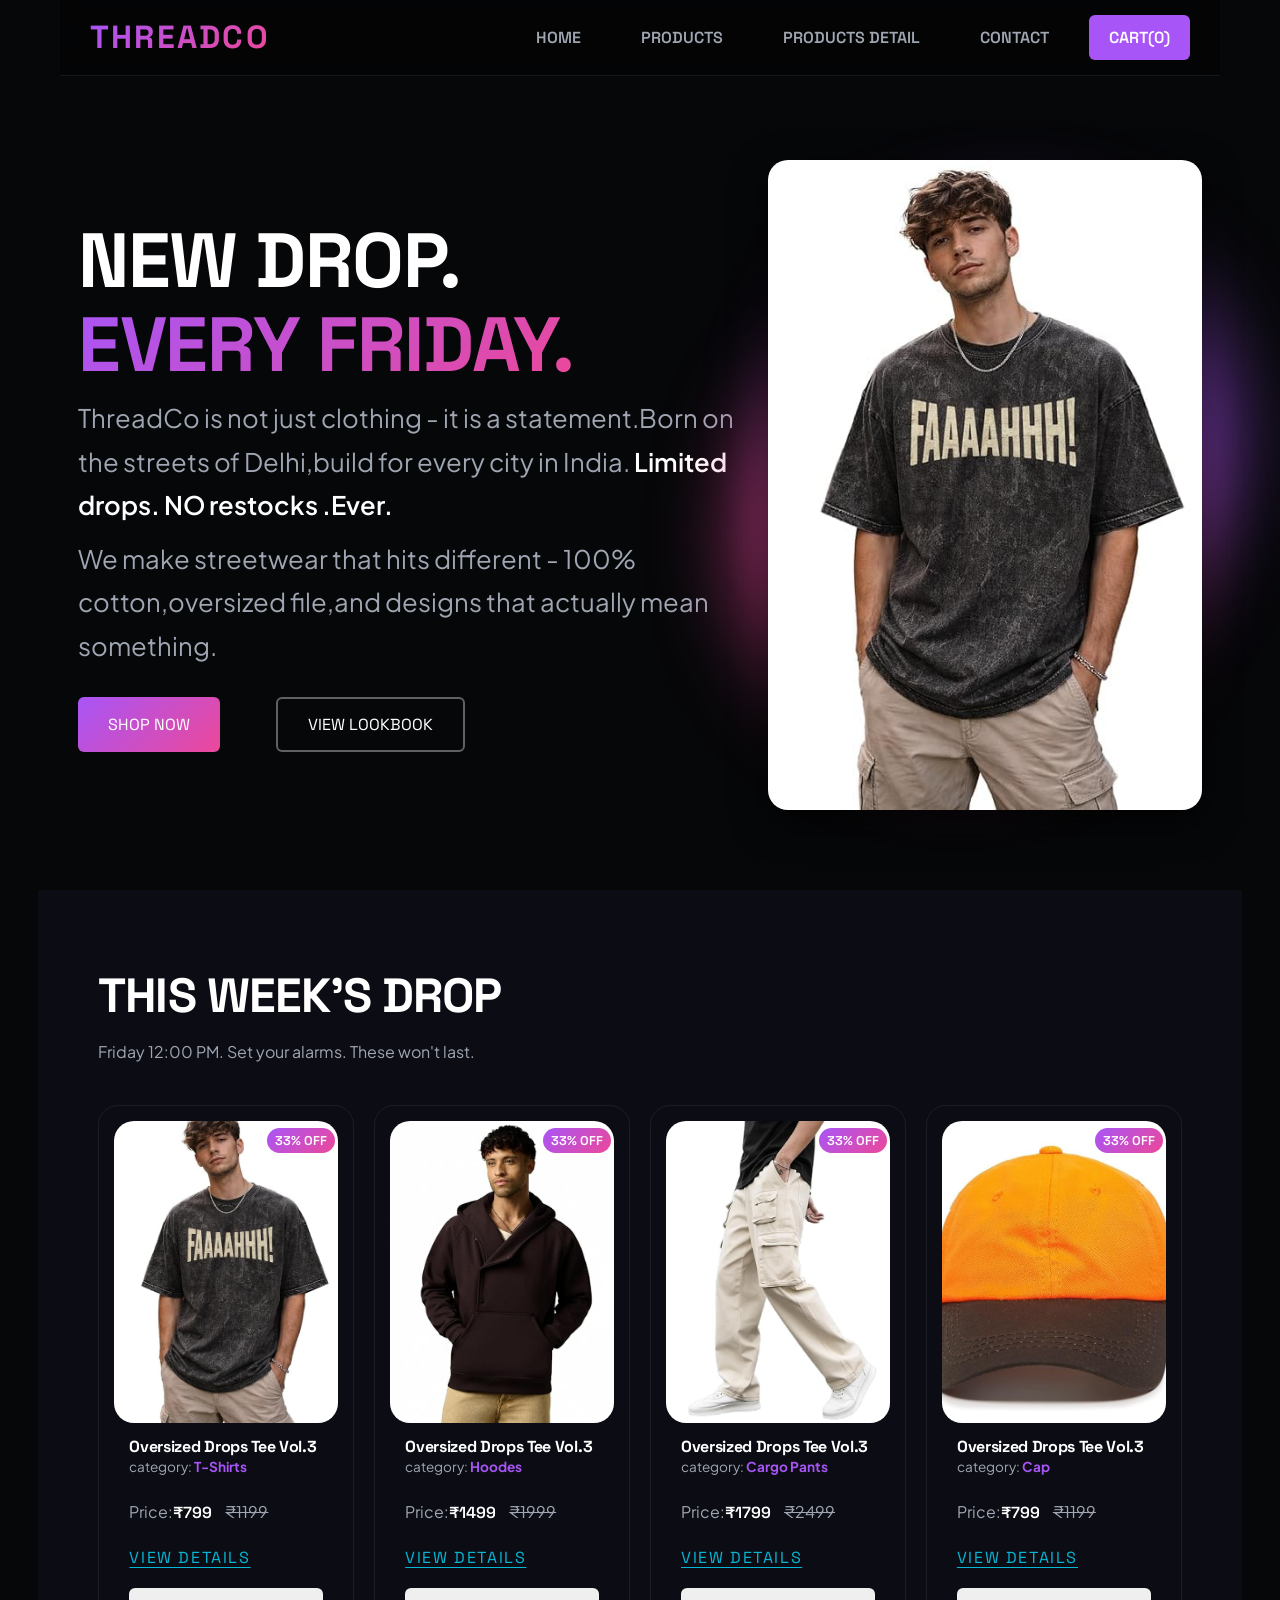
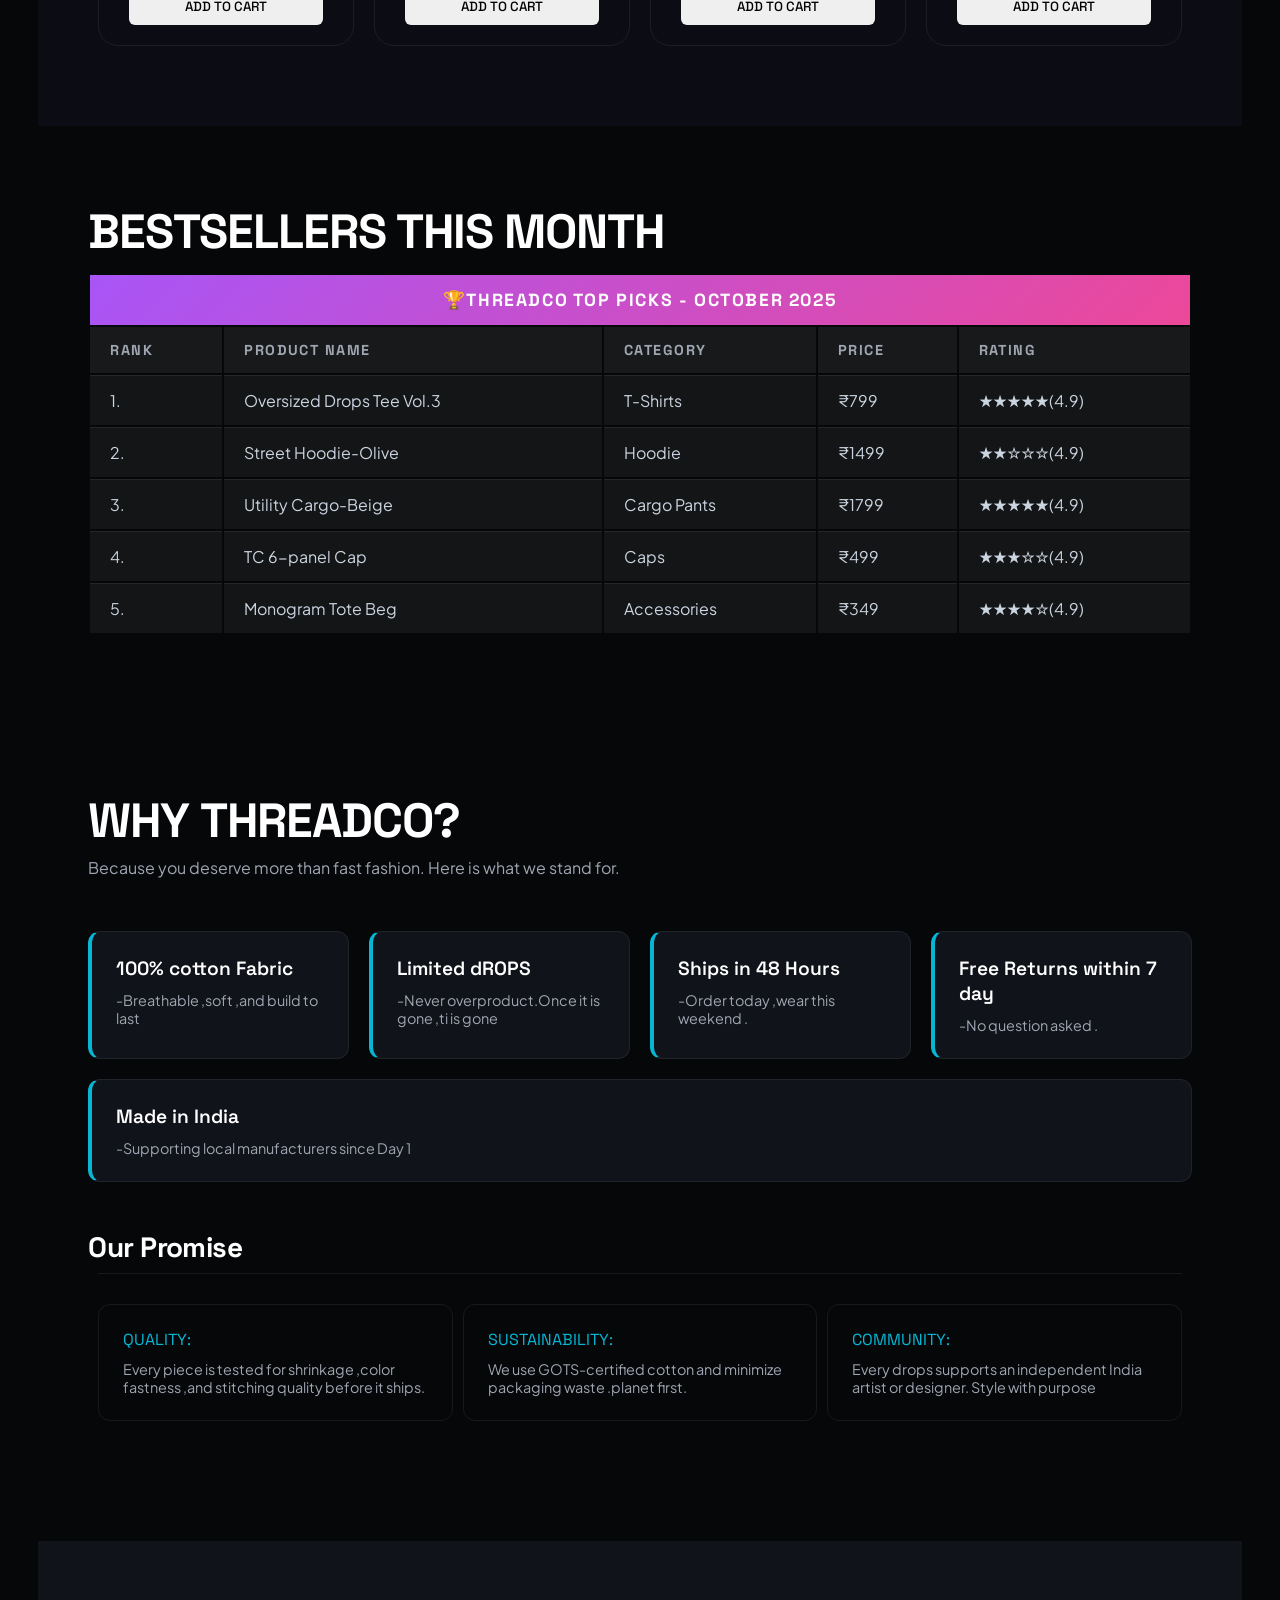
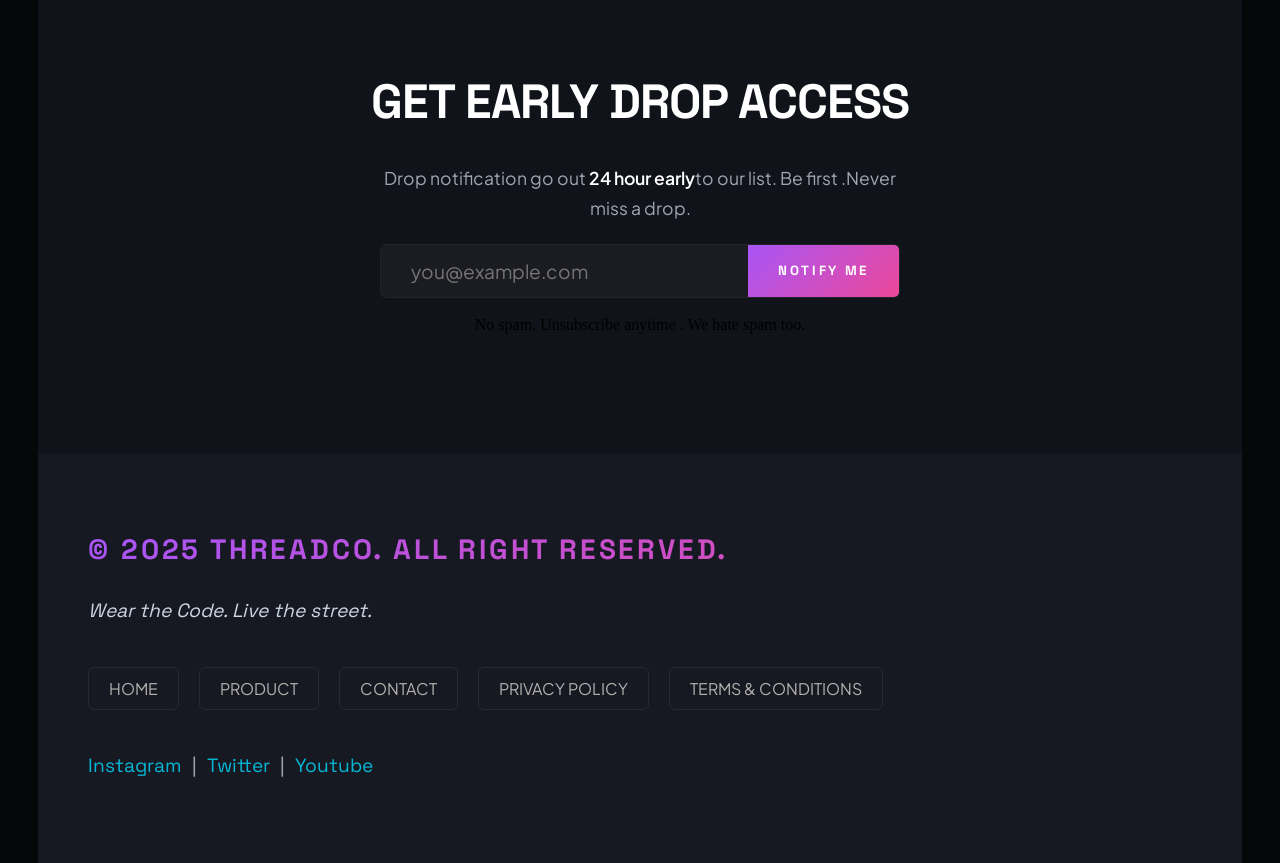
<file: index.html>
<!DOCTYPE html>
<html lang="en">

<head>
    <meta charset="UTF-8">
    <meta name="viewport" content="width=device-width, initial-scale=1.0">
    <title>ThreadCo - Wear the Code. Live the Street</title>
    <link rel="stylesheet" href="style.css">

</head>

<body>
    <header>
        <h1>ThreadCo</h1>
        <!-- <p><em>Wear the Code. Live the Street</em></p> -->
        <nav>
            <ul>
                <li><a href="index.html">Home</a></li>
                <li><a href="products.html">Products</a></li>
                <li><a href="">Products Detail</a></li>
                <li><a href="contact.html">Contact</a></li>
                <li><a href="">Cart(0)</a></li>
            </ul>
        </nav>

    </header>

    <main>
        <section id="hero">
            <div class="left-hero">
                <h2>New Drop. <br>
                    <span id="gradient-text"> Every Friday.</span>
                </h2>
                <p>ThreadCo is not just clothing - it is a statement.Born on the streets of Delhi,build for every city
                    in
                    India. <strong>Limited drops. NO restocks .Ever.</strong></p>
                <p>We make streetwear that hits different - 100% cotton,oversized file,and designs that actually mean
                    something.</p>
                <div id="cta">
                    <a href="" class="btn1">Shop Now</a>&nbsp;&nbsp;&nbsp;&nbsp;
                    <!-- &nbsp; esak dvara non breaking  space deta hai -->
                    <a href="" class="btn2">View Lookbook</a>
                </div>
            </div>
            <div class="right-hero">
                <div class="glow  orb1"></div>
                <div class="glow  orb2"></div>
                <img src="images/a.png.jpeg" alt="">
            </div>


        </section>


        <!-- section 2 START-->

        <section id="week-drop">
            <h2>This Week's Drop</h2>
            <p>Friday 12:00 PM. Set your alarms. These won't last.</p>

            <!-- first image section -->
            <!-- artical ka use tab karata hai jab koi contant apana aap ma complet ho -->

            <div class="cards">
                <article>
                    <figure>
                        <img src="images/a.png.jpeg" alt="">
                        <figcaption>oversized Drop Tee Vol.3</figcaption>

                    </figure>
                    <h3>Oversized Drops Tee Vol.3</h3>
                    <p>category: <span>T-Shirts</span></p>
                    <p>Price:<strong>&#8377;799</strong> <s>&#8377;1199</s> </p>
                    <!-- s teg sa word ka BICH MA LINE AA JA JATI HAI
                 MARK  teg sa word highlight karata hai -->
                    <p><mark>33% OFF</mark></p>
                    <a href="">View Details</a>
                    <button>Add to Cart</button>

                </article>

                <!-- second image section -->


                <article>
                    <figure>
                        <img src="images/b.png.jpeg" alt="">
                        <figcaption>oversized Drop Tee Vol.3</figcaption>

                    </figure>
                    <h3>Oversized Drops Tee Vol.3</h3>
                    <p>category: <span>Hoodes</span></p>
                    <p>Price:<strong>&#8377;1499</strong> <s>&#8377;1999</s> </p>
                    <!-- s teg sa word ka BICH MA LINE AA JA JATI HAI
                 MARK  teg sa word highlight karata hai -->
                    <p><mark>33% OFF</mark></p>
                    <a href="">View Details</a>
                    <button>Add to Cart</button>

                </article>

                <!-- third image section -->


                <article>
                    <figure>
                        <img src="images/c.png.jpeg" alt="">
                        <figcaption>oversized Drop Tee Vol.3</figcaption>

                    </figure>
                    <h3>Oversized Drops Tee Vol.3</h3>
                    <p>category: <span>Cargo Pants</span></p>
                    <p>Price:<strong>&#8377;1799</strong> <s>&#8377;2499</s> </p>
                    <!-- s teg sa word ka BICH MA LINE AA JA JATI HAI
                 MARK  teg sa word highlight karata hai -->
                    <p><mark>33% OFF</mark></p>
                    <a href="">View Details</a>
                    <button>Add to Cart</button>

                </article>

                <!-- fourth image section -->

                <article>
                    <figure>
                        <img src="images/d.png.jpeg" alt="">
                        <figcaption>oversized Drop Tee Vol.3</figcaption>

                    </figure>
                    <h3>Oversized Drops Tee Vol.3</h3>
                    <p>category: <span>Cap</span></p>
                    <p>Price:<strong>&#8377;799</strong> <s>&#8377;1199</s> </p>
                    <!-- s teg sa word ka BICH MA LINE AA JA JATI HAI
                 MARK  teg sa word highlight karata hai -->
                    <p><mark>33% OFF</mark></p>
                    <a href="">View Details</a>
                    <button>Add to Cart</button>

                </article>

            </div>

        </section>

        <!-- section 2 END-->

        <!-- section 3  START-->

        <section class="best-seller" id="best-sellers-month">
            <h2>Bestsellers This Month</h2>

            <!-- TABLE START -->

            <table>
                <tr>
                    <th colspan="5">&#127942;ThreadCo Top Picks - October 2025</th>

                </tr>

                <tr>
                    <th>Rank</th>
                    <th>Product Name</th>
                    <th>Category</th>
                    <th>Price</th>
                    <th>Rating</th>
                </tr>

                <tr>
                    <td>1.</td>
                    <td>Oversized Drops Tee Vol.3</td>
                    <td>T-Shirts</td>
                    <td>&#8377;799</td>
                    <td>&#9733;&#9733;&#9733;&#9733;&#9733;(4.9)</td>
                </tr>
                <tr>
                    <td>2.</td>
                    <td>Street Hoodie-Olive</td>
                    <td>Hoodie</td>
                    <td>&#8377;1499</td>
                    <td>&#9733;&#9733;&#9734;&#9734;&#9734;(4.9)</td>
                </tr>

                <tr>
                    <td>3.</td>
                    <td>Utility Cargo-Beige</td>
                    <td>Cargo Pants</td>
                    <td>&#8377;1799</td>
                    <td>&#9733;&#9733;&#9733;&#9733;&#9733;(4.9)</td>
                </tr>

                <tr>
                    <td>4.</td>
                    <td>TC 6-panel Cap</td>
                    <td>Caps</td>
                    <td>&#8377;499</td>
                    <td>&#9733;&#9733;&#9733;&#9734;&#9734;(4.9)</td>
                </tr>

                <tr>
                    <td>5.</td>
                    <td>Monogram Tote Beg</td>
                    <td>Accessories</td>
                    <td>&#8377;349</td>
                    <td>&#9733;&#9733;&#9733;&#9733;&#9734;(4.9)</td>
                </tr>

            </table>




            <!-- TABLE END -->

        </section>
        <!-- section 3 END -->


        <!-- section 4 START-->

        <section id="why-threadco">
            <h2>Why ThreadCo?</h2>
            <p>Because you deserve more than fast fashion. Here is what we stand for.</p>

            <ul>
                <li><strong>100% cotton Fabric</strong>-Breathable ,soft ,and build to last</li>
                <li><Strong>Limited dROPS </Strong>-Never overproduct.Once it is gone ,ti is gone </li>
                <li><strong>Ships in 48 Hours </strong>-Order today ,wear this weekend .</li>
                <li><strong>Free Returns within 7 day</strong>-No question asked .</li>
                <li><strong>Made in India</strong>-Supporting local manufacturers since Day 1</li>
            </ul>

            <h3>Our Promise</h3>
            <dl>
                <section>
                    <dt>Quality:</dt>
                    <dd>Every piece is tested for shrinkage ,color fastness ,and stitching quality before it ships.</dd>
                </section>
                <section>
                    <dt>Sustainability:</dt>
                    <dd>We use GOTS-certified cotton and minimize packaging waste .planet first.</dd>
                </section>
                <section>
                    <dt>Community:</dt>
                    <dd>Every drops supports an independent India artist or designer. Style with purpose</dd>
                </section>
            </dl>


        </section>

        <!-- section 4 END-->

        <!-- section 4 START-->
        <section id="get-early">
            <h2> Get Early Drop Access </h2>
            <p>Drop notification go out <strong>24 hour early</strong>to our list. Be first .Never miss a drop.</p>
            <form action="">
                <label for="email">Your Email:</label>
                <input type="email" id="email" name="email" placeholder="you@example.com" required>
                <button type="submit">Notify Me</button>
            </form>
            <br>
            <samll>No spam. Unsubscribe anytime . We hate spam too.</samll>

        </section>
        <!-- section 4 END-->
    </main>

    <footer id="footer">
        <h3>&copy; 2025 ThreadCo. All right reserved.</h3>
        <P><em>Wear the Code. Live the street.</em></P>
        <nav>
            <ul>
                <li><a href="index.html">Home</a></li>
                <li><a href="products.html">Product</a></li>
                <li><a href="contact.html">Contact</a></li>
                <li><a href="#">Privacy Policy </a></li>
                <li><a href="#">Terms & Conditions</a></li>
            </ul>
        </nav>
        <p>
            <a href="">Instagram</a>
            &nbsp;|&nbsp;
            <a href="">Twitter</a>
            &nbsp;|&nbsp;
            <a href="">Youtube</a>
        </p>
    </footer>
</body>

</html>
</file>
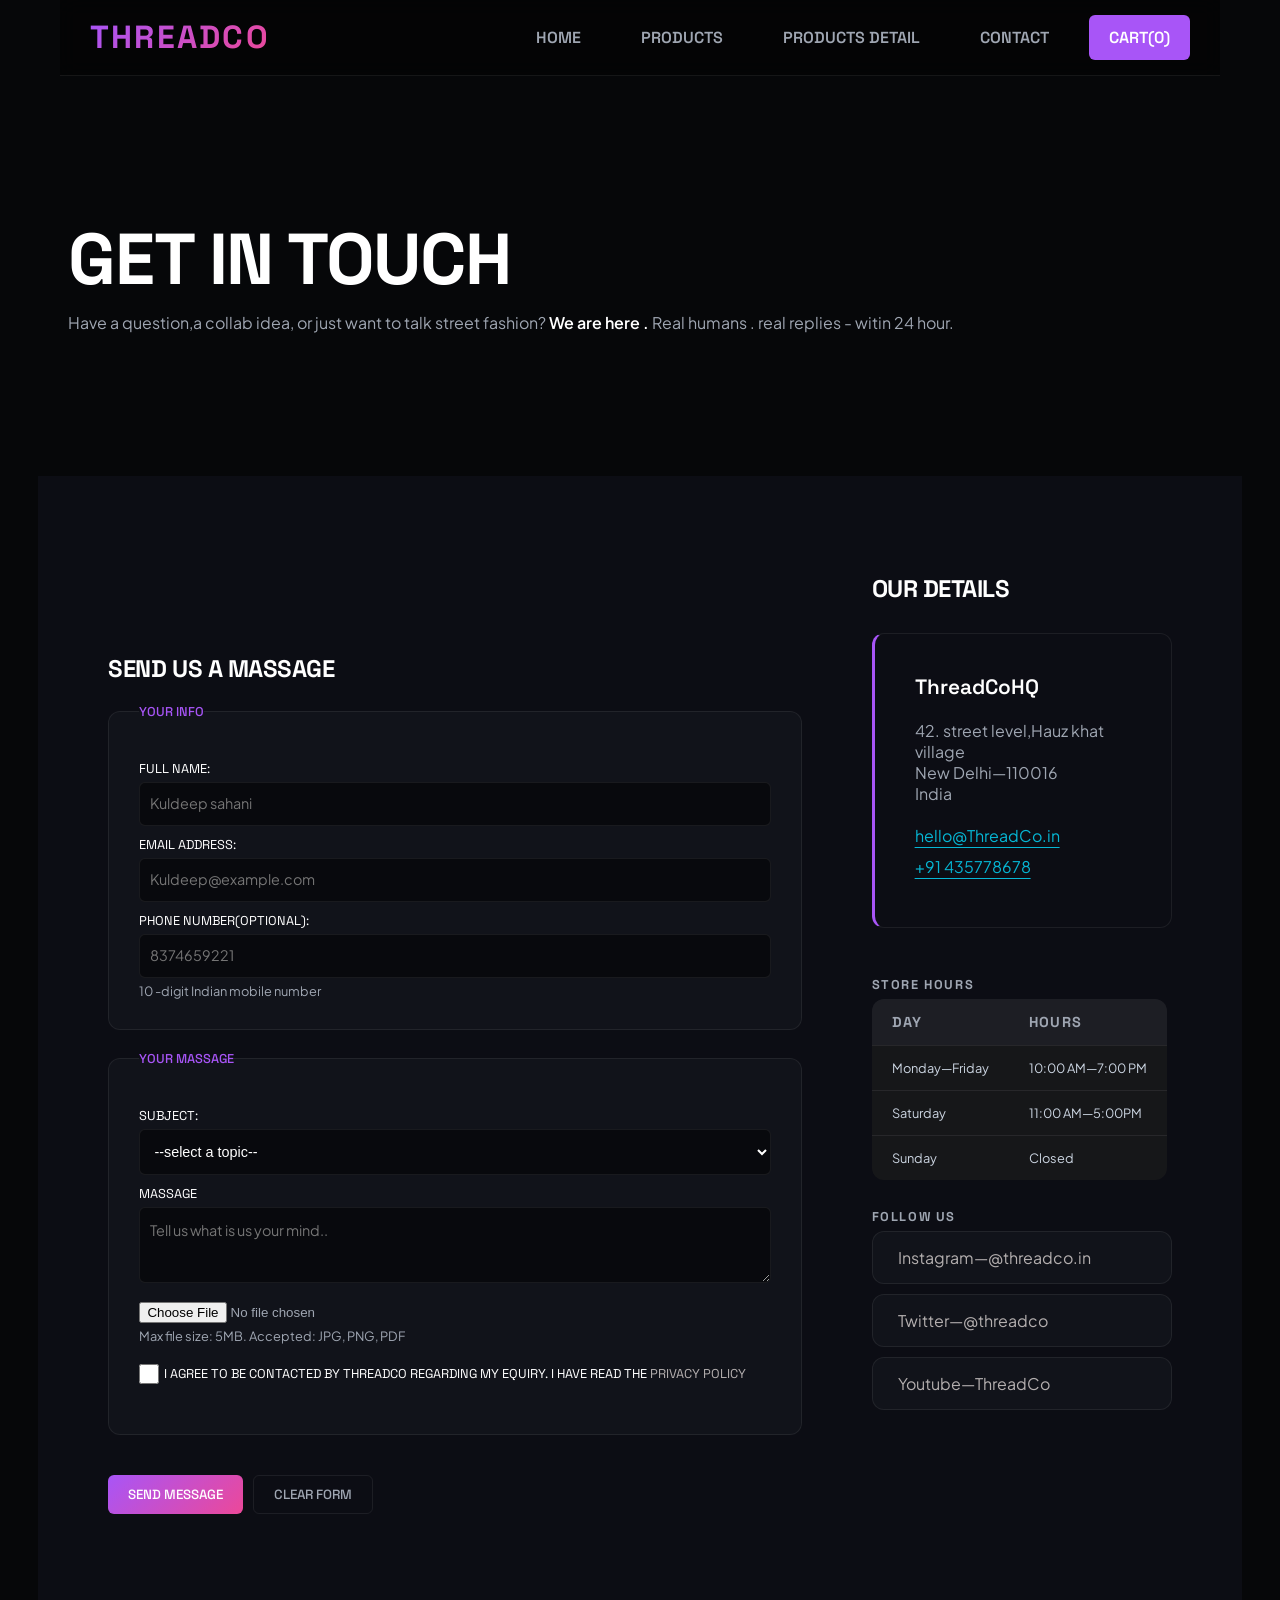
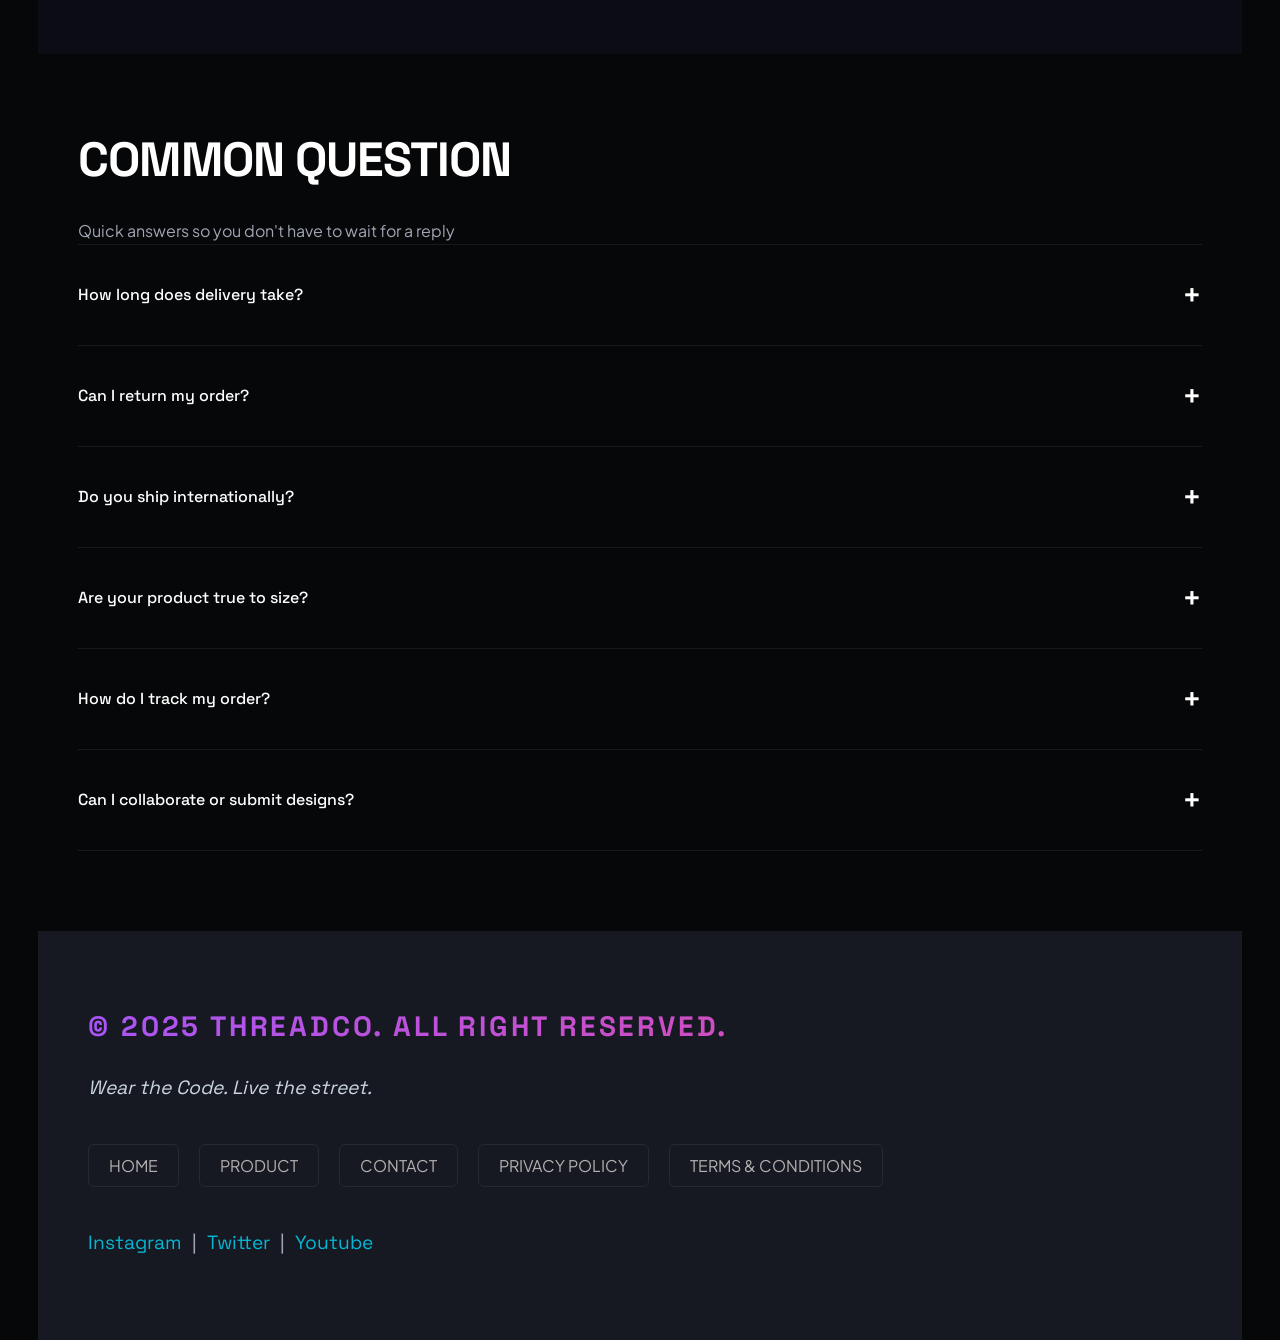
<file: contact.html>
<!DOCTYPE html>
<html lang="en">

<head>
    <meta charset="UTF-8">
    <meta name="viewport" content="width=device-width, initial-scale=1.0">
    <title>Contact-ThreadCo</title>
    <link rel="stylesheet" href="style.css">

</head>

<body>
    <header>
        <h1>ThreadCo</h1>

        <nav>
            <ul>
                <li><a href="index.html">Home</a></li>
                <li><a href="products.html">Products</a></li>
                <li><a href="product.html">Products Detail</a></li>
                <li><a href="contact.html">Contact</a></li>
                <li><a href="">Cart(0)</a></li>
            </ul>
        </nav>

    </header>

    <main>
        <section class="get-in-touch">
            <h2>
                Get In Touch
            </h2>
            <p>
                Have a question,a collab idea, or just want to talk street fashion? <strong>We are here .</strong>
                Real humans . real replies - witin 24 hour.
            </p>
        </section>

        <div class="details">
            <section class="send-us-message">
                <h2>Send us a Massage</h2>
                <form action="">
                    <fieldset>
                        <legend>Your Info</legend>
                        <form action="">
                            <label for="fname">Full name:</label>
                            <input type="text" id="fname" name="fname" placeholder="Kuldeep sahani">

                            <label for="email">Email Address:</label>
                            <input type="email" id="email" name="email" placeholder="Kuldeep@example.com">

                            <label for="phone">Phone Number(optional):</label>
                            <input type="tel" id="phone" name="phone" placeholder="8374659221">

                            <small>10 -digit Indian mobile number</small>
                        </form>
                    </fieldset>

                    <fieldset>

                        <legend>Your Massage</legend>
                        <label for="subject">Subject:</label>
                        <select name="subject" id="subject">
                            <option value="">--select a topic--</option>
                            <option value="">Refund</option>
                            <option value="">Refund</option>
                            <option value="">Refund</option>


                        </select>


                        <label for="massage">Massage</label>

                        <textarea name="massage" id="massage" placeholder="Tell us what is us your mind.." rows="3"
                            cols="35"></textarea>

                        <label for="fileAttach a file(optional):"></label>
                        <input type="file">

                        <small>Max file size: 5MB. Accepted: JPG, PNG, PDF</small>

                        <div class="consent">
                            <input type="checkbox" name="checkbox" id="consent" required>
                            <label for="consent">
                                I agree to be contacted by ThreadCo regarding my equiry. I have read the
                                <a href="">Privacy Policy</a>
                            </label>
                        </div>
                    </fieldset>

                    <div class="contact-btns">
                        <button type="submit">Send Message</button>
                        <button type="reset">Clear Form</button>
                    </div>

                </form>
            </section>


            <section class="our-details">
                <h2>Our Details</h2>
                <address>
                    <strong>ThreadCoHQ</strong><br>
                    42. street level,Hauz khat village <br>
                    New Delhi&mdash;110016 <br>
                    India
                    <br><br>

                    <a href="mailto:hello@ThreadCo.in">hello@ThreadCo.in</a>
                    <br>
                    <a href="tell:+91435778678">+91 435778678</a>
                </address>
                <div>
                    <h3>Store Hours</h3>
                    <table>
                        <tr>
                            <th>Day</th>
                            <th>Hours</th>
                        </tr>
                        <tr>
                            <td>Monday&mdash;Friday</td>
                            <td>10:00 AM&mdash;7:00 PM</td>
                        </tr>
                        <tr>
                            <td>Saturday</td>
                            <td>11:00 AM&mdash;5:00PM</td>
                        </tr>
                        <tr>
                            <td>Sunday</td>
                            <td>Closed</td>
                        </tr>
                    </table>
                </div>
                <div class="follow-us">
                    <h3>Follow Us</h3>
                    <ul>
                        <li><a href="">Instagram&mdash;@threadco.in</a></li>
                        <li><a href="">Twitter&mdash;@threadco</a></li>
                        <li><a href="">Youtube&mdash;ThreadCo</a></li>
                    </ul>
                </div>

            </section>
        </div>

        <section class="common-questions">
            <h2>Common Question</h2>
            <p>Quick answers so you don't have to wait for a reply</p>
            <details>

                <summary>How long does delivery take?</summary>
                <p>we ship within <strong>48 hour</strong>  of order confirmation . standard delivery takes <strong>3&mdash;4 busines days</strong> across india
                    .Express delivery(1&mdash;2 days)is available at checkout for select pin coder</p>
            </details>

            <details>
                <summary>Can I return my order?</summary>
                <p>Yes!We offer <strong>free retturens witin 7 days</strong> of delivery. The item must be unworm,unwashed
                    ,and in its oringinal plckaging with all tage attached.Intiate your return the Orders section of your account.
                </p>
            </details>

            <details>
                <summary>Do you ship internationally?</summary>
                <p>
                    Not Yet&mdash;but we're working on it ,International shipping is planned for early 2026.Sing up
                    for our newsletter to get notified first.
                </p>
            </details>
            
            <details>
                <summary>Are your product true to size?</summary>
                <p>
                    ThreadCo tees and hodies are oversized by desihn . If you prefer a more fitted look,we recommend sizing down.Check the 
                   <a href=""> Size Guide</a> on any productpage for exact measurements. 
                </p>
            </details>
            <details>
                <summary>How do I track my order?</summary>
                <p>
                    Once your order ships,you will recive a tracing link via SMS and email.
                    You can also track your order by entering your order ID on our
                     <a href="">Order Tracking page.</a>
                </p>
            </details>
            <details>
                <summary>Can I collaborate or submit designs?</summary>
                <p>
                    Absolutely. TheadCo works with independent Indian artists on every drop.If you
                    have a design concept or want to collab, reach out via the form above and select
                    <strong>"Collaboration/Partnership"</strong> as the subject.We read every singlemessage.
                </p>
            </details>
        </section>
    </main>

    <footer id="footer">
        <h3>&copy; 2025 ThreadCo. All right reserved.</h3>
        <P><em>Wear the Code. Live the street.</em></P>
        <nav>
            <ul>
                <li><a href="index.html">Home</a></li>
                <li><a href="products.html">Product</a></li>
                <li><a href="contact.html">Contact</a></li>
                <li><a href="#">Privacy Policy </a></li>
                <li><a href="#">Terms & Conditions</a></li>
            </ul>
        </nav>
        <p>
            <a href="">Instagram</a>
            &nbsp;|&nbsp;
            <a href="">Twitter</a>
            &nbsp;|&nbsp;
            <a href="">Youtube</a>
        </p>
    </footer>
</body>

</html>
</file>
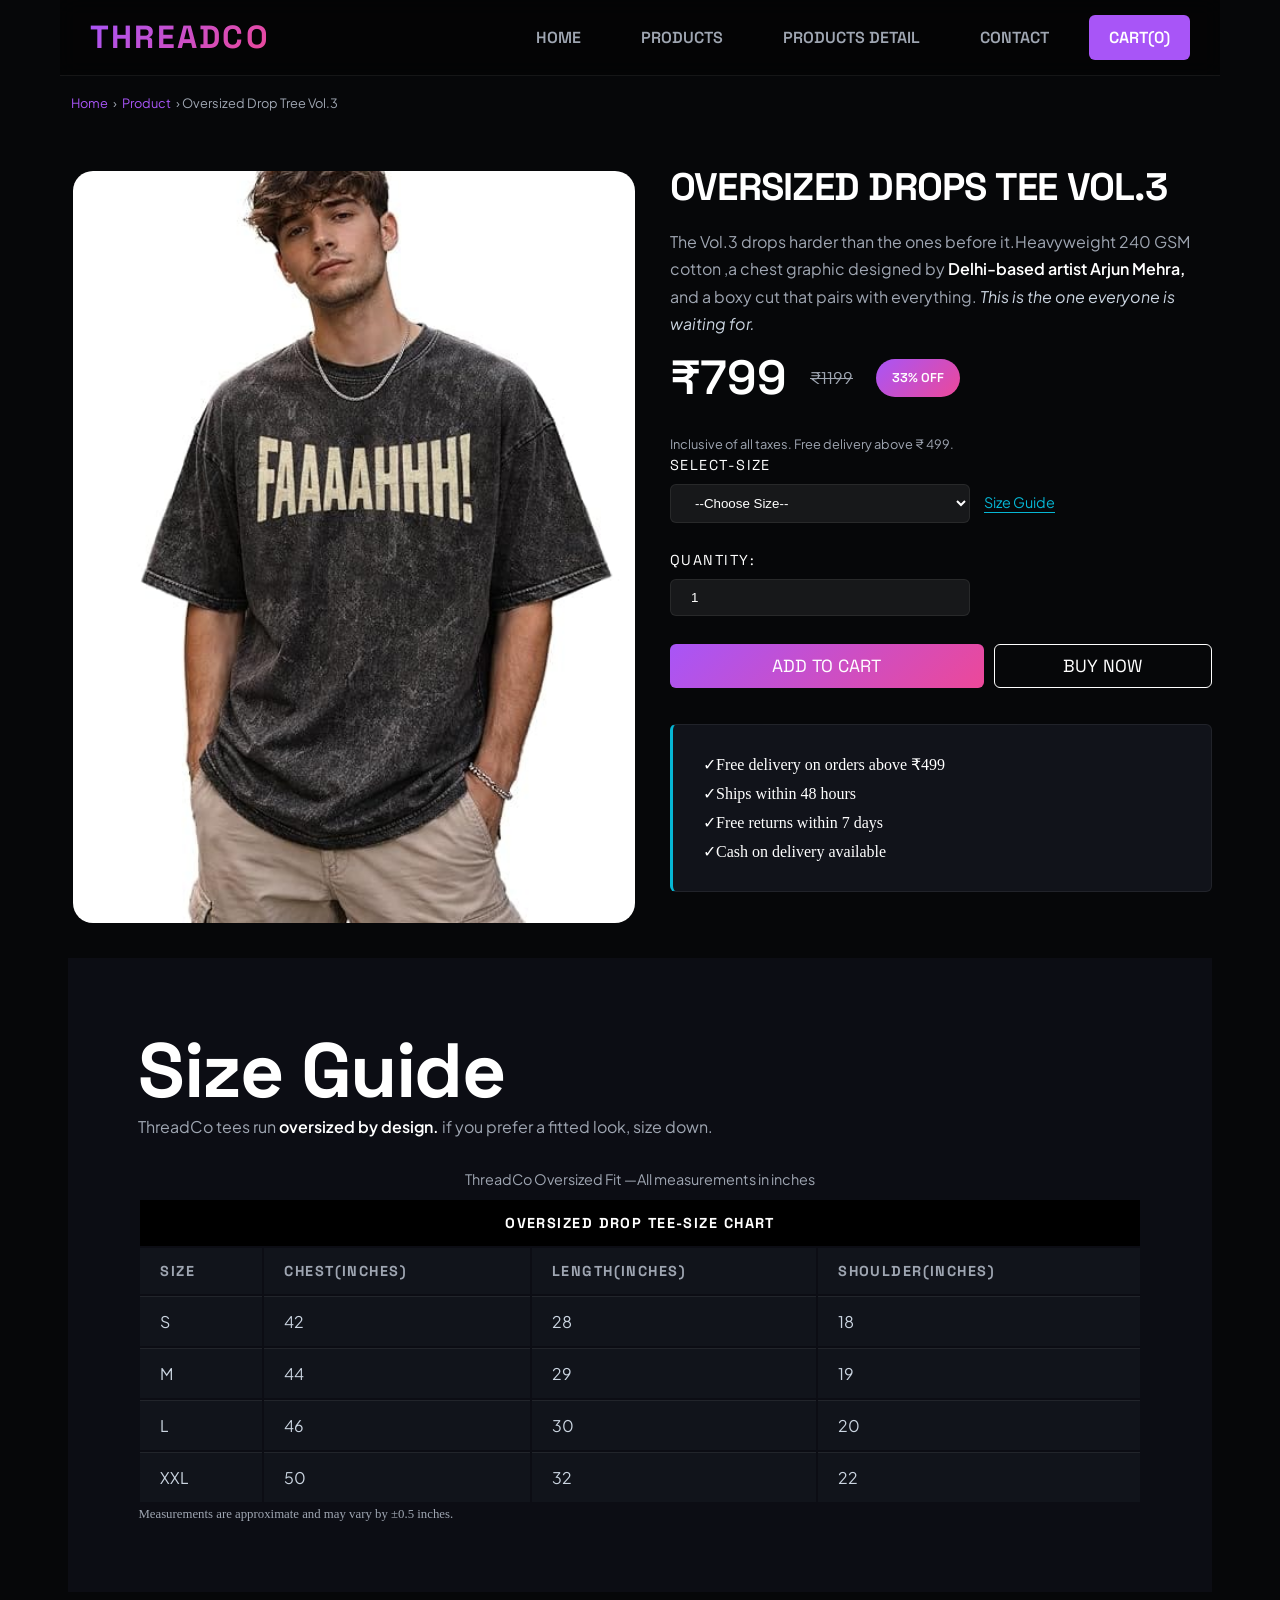
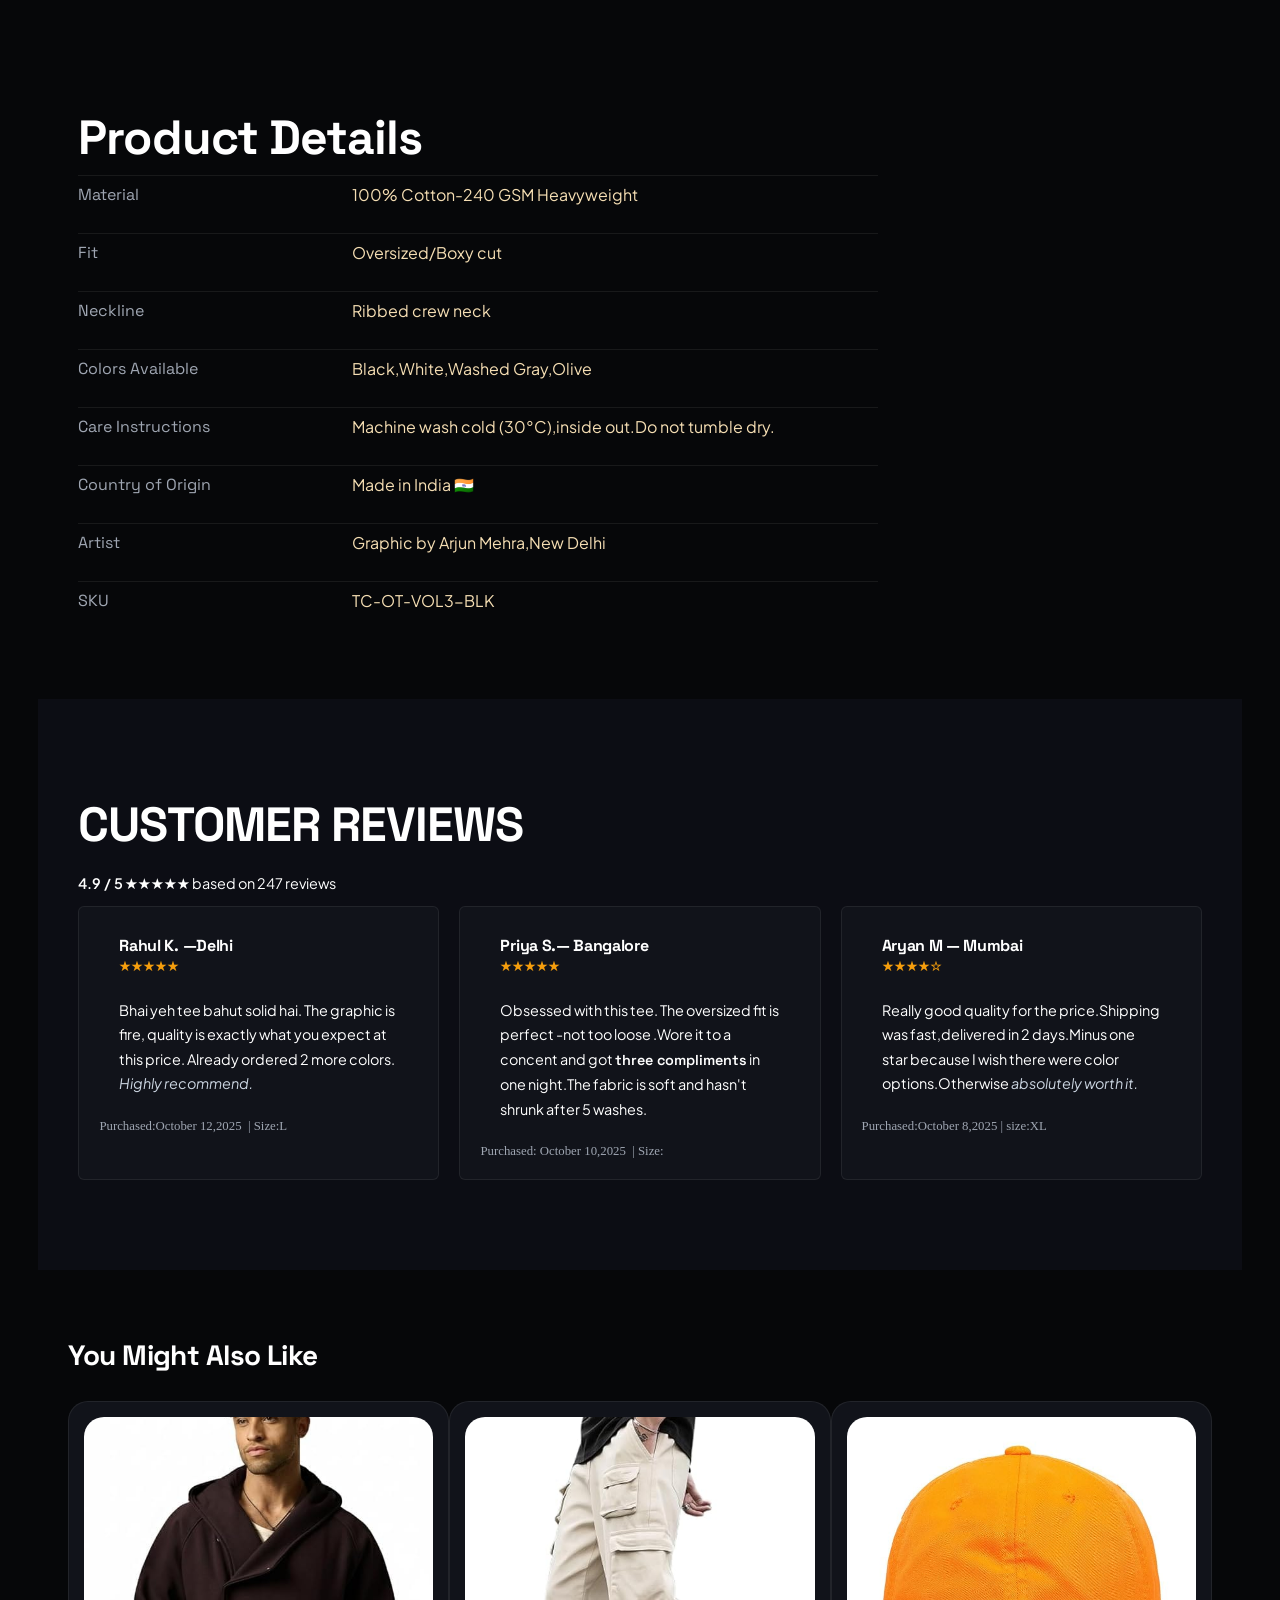
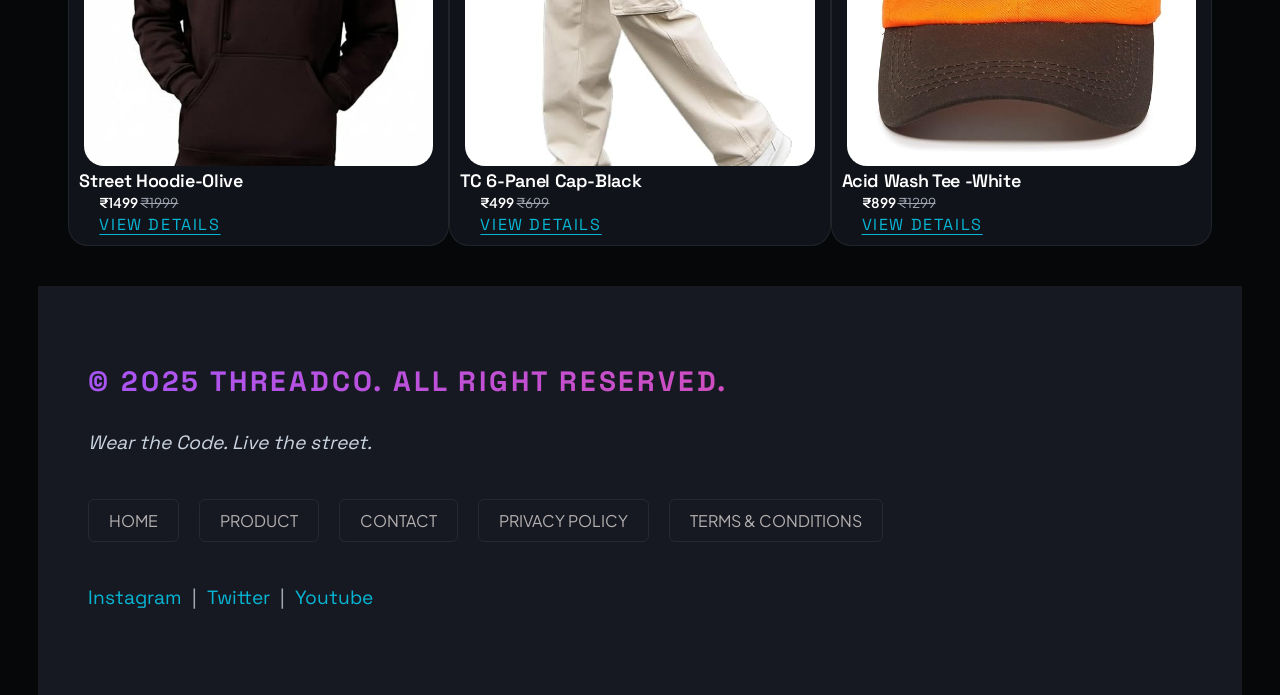
<file: product.html>
<!DOCTYPE html>
<html lang="en">

<head>
    <meta charset="UTF-8">
    <meta name="viewport" content="width=device-width, initial-scale=1.0">
    <title>Document</title>
    <link rel="stylesheet" href="style.css">
</head>

<body>
    <header>
        <h1>ThreadCo</h1>
        <!-- <p><em>Wear the Code. Live the Street</em></p> -->
        <nav>
            <ul>
                <li><a href="index.html">Home</a></li>
                <li><a href="products.html">Products</a></li>
                <li><a href="product.html">Products Detail</a></li>
                <li><a href="contact.html">Contact</a></li>
                <li><a href="">Cart(0)</a></li>
            </ul>
        </nav>

    </header>
    <main>
        <nav aria-label="breadcrumb">
            <a href="index.html">Home</a>
            &rsaquo;
            <a href="products.html">Product</a>
            &rsaquo;
            Oversized Drop Tree Vol.3
        </nav>
        <section id="product-detail">
            <figure>
                <img src="images/a.png.jpeg" alt="ThreadCo Oversized Drop Tee Vol.3-font View,black Colorway">
                <figcaption>Oversized Drops Tee Vol.3 -Black Colorway</figcaption>

            </figure>
            <div class="product-detail-left">
                <h2>Oversized Drops Tee Vol.3</h2>
                <p>The Vol.3 drops harder than the ones before it.Heavyweight 240 GSM cotton ,a chest graphic
                    designed by <strong>Delhi-based artist Arjun Mehra, </strong>and a boxy cut that pairs with
                    everything. <em>This is the one everyone is waiting for.</em> </p>

                <p>
                    <strong>&#8377;799</strong>
                    &nbsp;
                    <s>&#8377;1199</s>
                    &nbsp;
                    <mark>33% OFF</mark>

                </p>
                <p><small>Inclusive of all taxes. Free delivery above &#8377; 499.</small> </p>
                <label for="size-select">Select-size</label>
                <select name="size" id="size-select">
                    <option value="">--Choose Size--</option>
                    <option value="s">S</option>
                    <option value="M">M</option>
                    <option value="L">L</option>
                    <option value="XL">XL</option>
                    <option value="XXL">XXL</option>
                </select>
                <a href="#size-chart">Size Guide</a>
                <br><br>

                <label for="quantity">Quantity:</label>
                <input type="number" id="quantity" name="quantity" value="1">
                <br><br>
                <div id="product-detail-btn">
                    <button type="button">Add to Cart</button>
                    <button type="button">Buy Now</button>
                </div>
                <br><br>

                <ul>
                    <li>&#10003;Free delivery on orders above &#8377;499 </li>
                    <li>&#10003;Ships within 48 hours</li>
                    <li>&#10003;Free returns within 7 days</li>
                    <li>&#10003;Cash on delivery available</li>
                </ul>

            </div>


            <section id="size-chart" class="best-seller">
                <h1>Size Guide</h1>
                <p>ThreadCo tees run <strong>oversized by design.</strong> if you prefer a fitted look, size down. </p>


                <table>
                    <caption>ThreadCo Oversized Fit &mdash;All measurements in inches</caption>
                    <tr>
                        <th colspan="4">Oversized Drop Tee-Size Chart</th>

                    </tr>
                    <tr>
                        <th>Size</th>
                        <th>Chest(inches)</th>
                        <th>Length(inches)</th>
                        <th>Shoulder(inches)</th>
                    </tr>

                    <tr>
                        <td>S</td>
                        <td>42</td>
                        <td>28</td>
                        <td>18</td>
                    </tr>
                    <tr>
                        <td>M</td>
                        <td>44</td>
                        <td>29</td>
                        <td>19</td>
                    </tr>
                    <tr>
                        <td>L</td>
                        <td>46</td>
                        <td>30</td>
                        <td>20</td>

                    </tr>
                    <tr>
                        <td>XXL</td>
                        <td>50</td>
                        <td>32</td>
                        <td>22</td>
                    </tr>

                </table>
                <small>Measurements are approximate and may vary by &#177;0.5 inches.</small>
            </section>
        </section>

        <section id="product-details">
            <h2>Product Details</h2>
            <dl>
                <div>
                    <dt>Material </dt>
                    <dd>100% Cotton-240 GSM Heavyweight</dd>
                </div>

                <div>
                    <dt>Fit </dt>
                    <dd>Oversized/Boxy cut</dd>
                </div>

                <div>
                    <dt>Neckline</dt>
                    <dd>Ribbed crew neck</dd>
                </div>

                <div>
                    <dt>Colors Available </dt>
                    <dd>Black,White,Washed Gray,Olive</dd>
                </div>


                <div>
                    <dt> Care Instructions </dt>
                    <dd>Machine wash cold (30&deg;C),inside out.Do not tumble dry.</dd>

                </div>

                <div>
                    <dt>Country of Origin </dt>
                    <dd>Made in India &#127470;&#127475;</dd>
                </div>

                <div>
                    <dt>Artist</dt>
                    <dd>Graphic by Arjun Mehra,New Delhi</dd>
                </div>

                <div>

                    <dt>SKU </dt>
                    <dd>TC-OT-VOL3-BLK</dd>
                </div>

            </dl>

        </section>

        <section class="customer-reviews">
            <h2>Customer Reviews</h2>
            <p>
                <strong>4.9 / 5</strong>
                &#9733;&#9733;&#9733;&#9733;&#9733;
                based on 247 reviews
            </p>
            <div class="customer-reviews-details">
                <article>
                    <h3>Rahul K. &mdash;Delhi</h3>
                    <p>&#9733;&#9733;&#9733;&#9733;&#9733;</p>
                    <p>Bhai yeh tee bahut solid hai. The graphic is fire, quality is exactly what you expect at this
                        price.
                        Already ordered 2 more colors. <em>Highly recommend.</em>

                    </p>
                    <small>Purchased:October 12,2025 &nbsp;|&nbsp;Size:L</small>
                </article>

                <article>
                    <h3>Priya S.&mdash; Bangalore</h3>
                    <p>&#9733;&#9733;&#9733;&#9733;&#9733;</p>
                    <p>
                        Obsessed with this tee. The oversized fit is perfect -not too loose .Wore it to a concent
                        and
                        got <strong>three compliments</strong> in one night.The fabric is soft and hasn't shrunk
                        after 5
                        washes.
                    </p>
                    <small>Purchased: October 10,2025 &nbsp;|&nbsp;Size:</small>

                </article>
                <article>
                    <h3>Aryan M &mdash; Mumbai</h3>
                    <p>&#9733;&#9733;&#9733;&#9733;&#9734;</p>
                    <p>
                        Really good quality for the price.Shipping was fast,delivered in 2 days.Minus one star
                        because I
                        wish there were color options.Otherwise
                        <em>absolutely worth it.</em>
                    </p>
                    <small>
                        Purchased:October 8,2025 | size:XL
                    </small>
                </article>
            </div>

        </section>


        <section class="might-also-like">
            <h3>You Might Also Like</h3>
            <div class="also-like-items">
                <article>
                    <figure>
                        <img src="images/b.png.jpeg" alt="ThreadCo street Hoodie in Olive">
                        <figcaption>Street Hoodie-Olive</figcaption>
                    </figure>
                    <h4>Street Hoodie-Olive</h4>
                    <p> <strong>&#8377;1499</strong> <s>&#8377;1999</s> </p>
                    <a href="product.html">View Details</a>
                </article>
                <article>
                    <figure>
                        <img src="images/c.png.jpeg" alt="">
                        <figcaption>TC 6-Panel Cap-Black</figcaption>
                    </figure>
                    <h4>TC 6-Panel Cap-Black</h4>
                    <p> <strong>&#8377;499</strong> <s>&#8377;699</s> </p>
                    <a href="product.html">View Details</a>
                </article>
                <article>
                    <figure>
                        <img src="images/d.png.jpeg" alt="">
                        <figcaption>Acid Wash Tee -White</figcaption>
                    </figure>
                    <h4>Acid Wash Tee -White</h4>
                    <p> <strong>&#8377;899</strong> <s>&#8377;1299</s> </p>
                    <a href="product.html">View Details</a>
                </article>
            </div>
        </section>


    </main>




    <footer id="footer">
        <h3>&copy; 2025 ThreadCo. All right reserved.</h3>
        <P><em>Wear the Code. Live the street.</em></P>
        <nav>
            <ul>
                <li><a href="index.html">Home</a></li>
                <li><a href="products.html">Product</a></li>
                <li><a href="contact.html">Contact</a></li>
                <li><a href="#">Privacy Policy </a></li>
                <li><a href="#">Terms & Conditions</a></li>
            </ul>
        </nav>
        <p>
            <a href="">Instagram</a>
            &nbsp;|&nbsp;
            <a href="">Twitter</a>
            &nbsp;|&nbsp;
            <a href="">Youtube</a>
        </p>
    </footer>
</body>

</html>
</file>
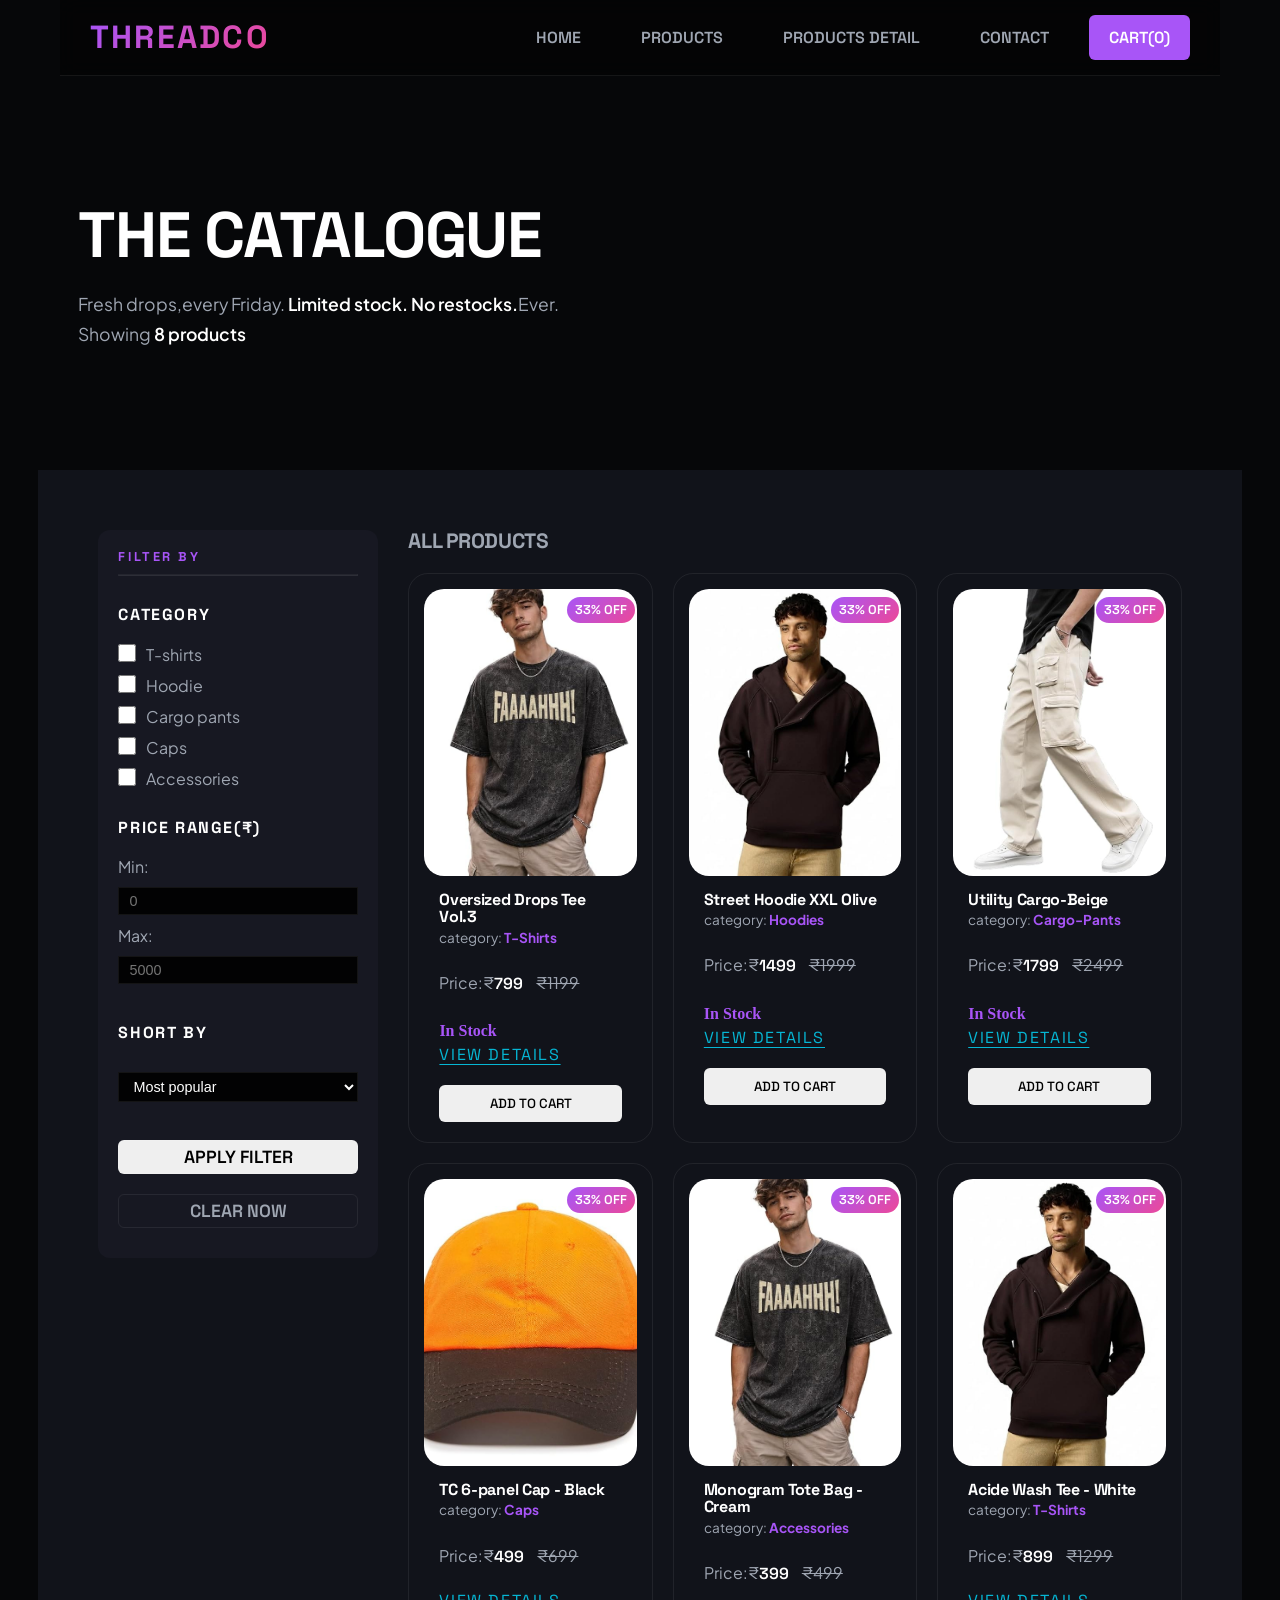
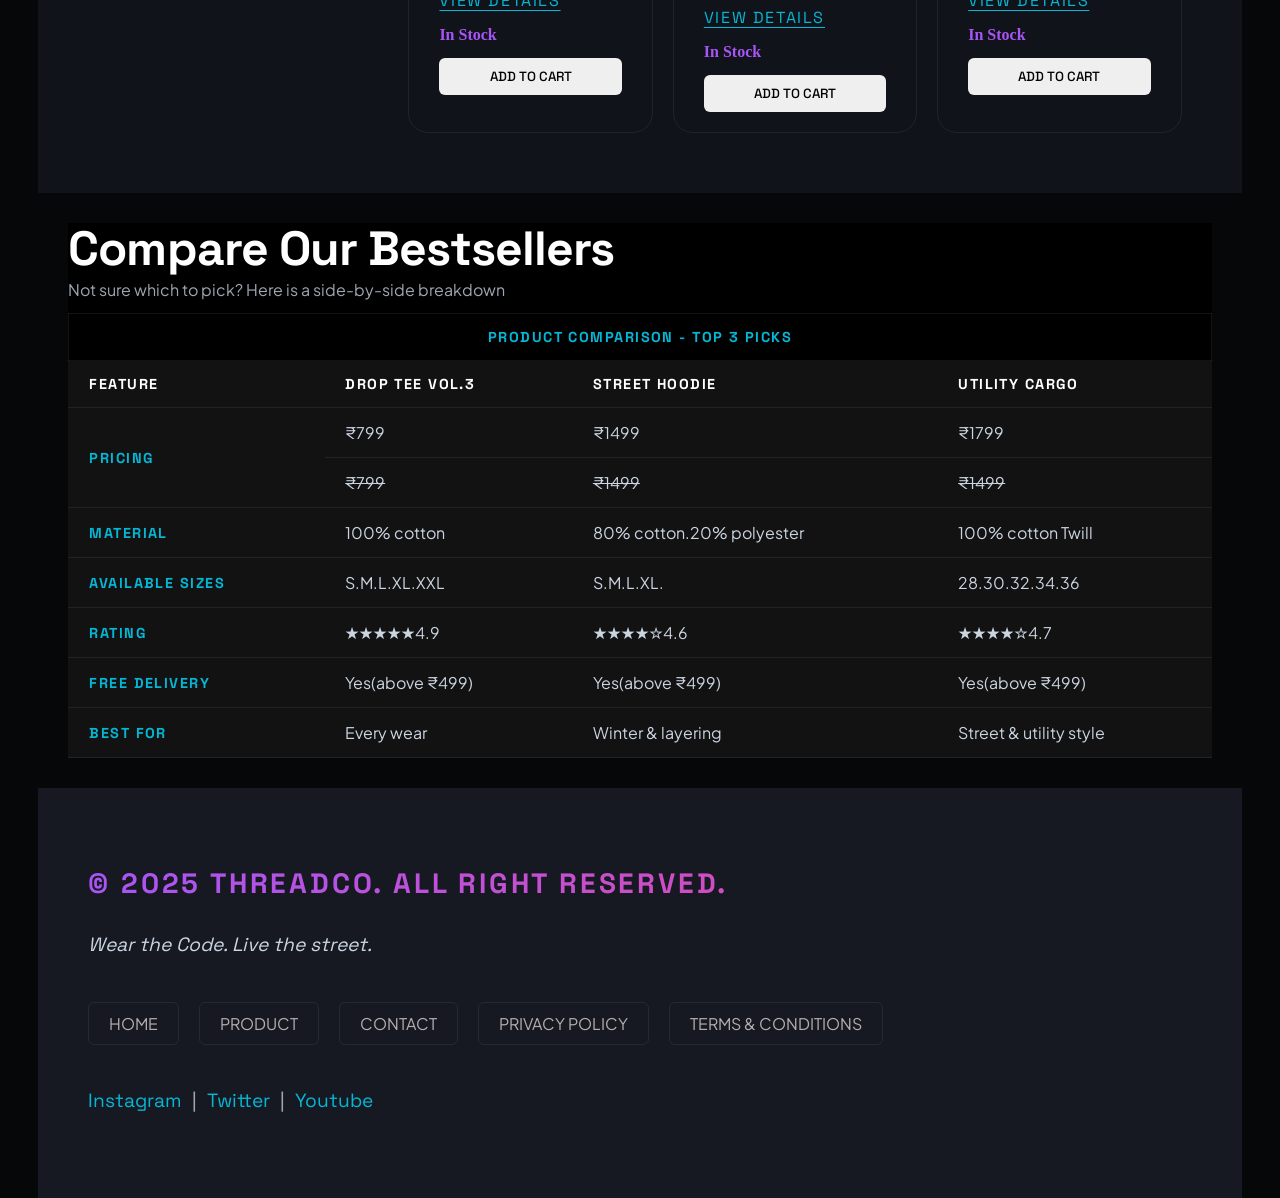
<file: products.html>
<!DOCTYPE html>
<html lang="en">

<head>
    <meta charset="UTF-8">
    <meta name="viewport" content="width=device-width, initial-scale=1.0">
    <title>ThreadCo-The Catalogue</title>
    <link rel="stylesheet" href="style.css">
    <style>
        table,
        tr,
        td,
        th {
            border: 1px solid black;
            border-collapse: collapse;
        }
    </style>
</head>

<body>
    <!-- Header START-->
    <header>
        <h1>ThreadCo</h1>
        <!-- <p><em>Wear the Code. Live the Street</em></p> -->
        <nav>
            <ul>
                <li><a href="index.html">Home</a></li>
                <li><a href="products.html">Products</a></li>
                <li><a href="product.html">Products Detail</a></li>
                <li><a href="contact.html">Contact</a></li>
                <li><a href="#">Cart(0)</a></li>
            </ul>
        </nav>

    </header>
    <!-- Header END -->

    <!-- Main start -->

    <main>
        <section id="Catalogue">
            <h2>The Catalogue</h2>
            <p>Fresh drops,every Friday. <strong>Limited stock. No restocks.</strong>Ever.</p>
            <p>Showing <strong> 8 products</strong></p>
        </section>
        
        <div id="products-layout">
            <section id="sidebar">
                <h2>Filter By</h2>
                <hr>
                <h3>Category</h3>
                <ul>
                    <li>
                        <input type="checkbox" id="cat-tshirts" name="category" value="tshirts">
                        <lable for="cat-tshirts">T-shirts</lable>
                    </li>
                    <li>
                       <input type="checkbox" id="cat-hoodie" name="category" value="Hoodie">
                        <lable for="cat-hoodie">Hoodie</lable>
                    </li>
                    <li>
                        <input type="checkbox" id="cat-cargo" name="category" value="Cargo pants">
                        <lable for="cat-cargo">Cargo pants</lable>
                    </li>
                    <li>
                       <input type="checkbox" id="cat-Caps" name="category" value="Caps">
                        <lable for="cat-Caps">Caps</lable>
                    </li>
                    <li>
                        <input type="checkbox" id="cat-Accessories" name="category" value="Accessories">
                        <lable for="cat-Accessories">Accessories</lable>
                    </li>
                </ul>

                <h3>Price Range(&#8377;)</h3>

                <label for="price-min">Min:</label>
                <input type="number" id="price-min" name="price_min" placeholder="0" min="0" >
                <br>
                <label for="price-max">Max:</label>
                <input type="number" id="price-max" name="price_max" max="10" placeholder="5000" >

                <h3>Short By</h3>

                <select name="shortby" id="shortby">
                    <option value="">Most popular</option>
                    <option value="">price:high to low</option>
                    <option value="">price:low to high</option>
                    <option value="">Newest first</option>
                </select>
                <br><br>
                <button>Apply Filter</button>
                <button>clear now</button>

            </section>


            <section id="products">
                <h2>All Products</h2>
                <div class="grid">


                    <article>
                        <figure>
                            <img src="images/a.png.jpeg" alt="">
                            <figcaption>oversized Drop Tee Vol.3</figcaption>

                        </figure>
                        <h3>Oversized Drops Tee Vol.3</h3>
                        <p>category: <span>T-Shirts</span></p>
                        <p>Price:&#8377;<strong>799</strong> <s>&#8377;1199</s> </p>
                        <p><mark>33% OFF</mark></p>
                        <p><strong>In Stock</strong></p>
                        <a href="products.html">View Details</a>
                        <button type="button">Add to Cart</button>

                    </article>

                    <article>
                        <figure>
                            <img src="images/b.png.jpeg" alt="">
                            <figcaption>Street Hoodie - Olive</figcaption>

                        </figure>
                        <h3>Street Hoodie XXL Olive</h3>
                        <p>category: <span>Hoodies</span> </p>
                        <p>Price:&#8377;<strong>1499</strong> <s>&#8377;1999</s> </p>
                        <p><mark>33% OFF</mark></p>
                        <p><strong>In Stock</strong></p>
                        <a href="products.html">View Details</a>
                        
                        <button type="button">Add to Cart</button>

                    </article>

                    <article>
                        <figure>
                            <img src="images/c.png.jpeg" alt="">
                            <figcaption>Utility Cargo-Beige</figcaption>

                        </figure>
                        <h3>Utility Cargo-Beige</h3>
                        <p>category: <span>Cargo-Pants</span> </p>
                        <p>Price:&#8377;<strong>1799</strong> <s>&#8377;2499</s> </p>
                      
                        <p><mark>33% OFF</mark></p>
                        <p><strong>In Stock</strong></p>
                        <a href="products.html">View Details</a>
                        
                        <button type="button">Add to Cart</button>

                    </article>

                    <article>
                        <figure>
                            <img src="images/d.png.jpeg" alt="">
                            <figcaption>TC 6-panel Cap - Black</figcaption>

                        </figure>
                        <h3>TC 6-panel Cap - Black</h3>
                        <p>category: <span>Caps</span> </p>
                        <p>Price:&#8377;<strong>499</strong> <s>&#8377;699</s> </p>
                       
                        <p><mark>33% OFF</mark></p>
                        <a href="products.html">View Details</a>
                        <p><strong>In Stock</strong></p>
                        <button type="button">Add to Cart</button>

                    </article>

                    <article>
                        <figure>
                            <img src="images/a.png.jpeg" alt="">
                            <figcaption>Monogram Tote Bag - Cream</figcaption>

                        </figure>
                        <h3>Monogram Tote Bag - Cream</h3>
                        <p>category: <span>Accessories</span> </p>
                        <p>Price:&#8377;<strong>399</strong> <s>&#8377;499</s> </p>
                  
                        <p><mark>33% OFF</mark></p>
                        <a href="products.html">View Details</a>
                        <p><strong>In Stock</strong></p>
                        <button type="button">Add to Cart</button>

                    </article>


                    <article>
                        <figure>
                            <img src="images/b.png.jpeg" alt="">
                            <figcaption>Acide Wash Tee - White </figcaption>

                        </figure>
                        <h3>Acide Wash Tee - White </h3>
                        <p>category: <span>T-Shirts</span>  </p>
                        <p>Price:&#8377;<strong>899</strong> <s>&#8377;1299</s> </p>
                   
                        <p><mark>33% OFF</mark></p>
                        <a href="products.html">View Details</a>
                       <p><strong>In Stock</strong></p>
                       <button type="button">Add to Cart</button>

                    </article>
                </div>

            </section>
        </div>

        <section class="best-sellers campare-best-sellers">
            <h2>Compare Our Bestsellers</h2>
            <p>Not sure which to pick? Here is a side-by-side breakdown</p>

            <table>
                <tr>
                    <th colspan="4">Product Comparison - Top 3 Picks</th>

                </tr>
                <tr>
                    <th>Feature</th>
                    <th>Drop Tee Vol.3</th>
                    <th>street hoodie</th>
                    <th>utility Cargo</th>
                </tr>
                <tr>
                    <th rowspan="2">Pricing</th>
                    <td>&#8377;799</td>
                    <td>&#8377;1499</td>
                    <td>&#8377;1799</td>
                </tr>
                <tr>

                    <td><s>&#8377;799</s></td>
                    <td><s>&#8377;1499</s></td>
                    <td><s>&#8377;1499</s></td>
                </tr>
                <tr>
                    <th>Material</th>
                    <td>100% cotton</td>
                    <td>80% cotton.20% polyester</td>
                    <td>100% cotton Twill</td>
                </tr>
                <tr>
                    <th>Available sizes</th>
                    <td>S.M.L.XL.XXL</td>
                    <td>S.M.L.XL.</td>
                    <td>28.30.32.34.36</td>
                </tr>
                <tr>
                    <th>Rating</th>
                    <td>&#9733;&#9733;&#9733;&#9733;&#9733;4.9</td>
                    <td>&#9733;&#9733;&#9733;&#9733;&#9734;4.6</td>
                    <td>&#9733;&#9733;&#9733;&#9733;&#9734;4.7</td>
                </tr>
                <tr>
                    <th>Free Delivery</th>
                    <td>Yes(above &#8377;499) </td>
                    <td>Yes(above &#8377;499)</td>
                    <td>Yes(above &#8377;499)</td>
                </tr>
                <tr>
                    <th>Best For</th>
                    <td>Every wear</td>
                    <td>Winter & layering</td>
                    <td>Street & utility style </td>
                </tr>
            </table>
        </section>
    </main>

    <!-- Main end -->


    <!-- footer start -->
    <footer id="footer">
        <h3>&copy; 2025 ThreadCo. All right reserved.</h3>
        <P><em>Wear the Code. Live the street.</em></P>
        <nav>
            <ul>
                <li><a href="">Home</a></li>
                <li><a href="">Product</a></li>
                <li><a href="">Contact</a></li>
                <li><a href="">Privacy Policy </a></li>
                <li><a href="">Terms & Conditions</a></li>
            </ul>
        </nav>
        <p>
            <a href="">Instagram</a>
            &nbsp;|&nbsp;
            <a href="">Twitter</a>
            &nbsp;|&nbsp;
            <a href="">Youtube</a>
        </p>
    </footer>
    <!-- footer end -->
</body>

</html>
</file>
<file: style.css>
@import url('https://fonts.googleapis.com/css2?family=Plus+Jakarta+Sans:wght@300;400;500;600;700;800&family=Space+Grotesk:wght@400;500;600;700;800&display=swap');

* {
    padding: 0;
    margin: 0;
    box-sizing: border-box;
}

:root {
    /* Brand Theme Colors */
    --color-primary: #a855f7;
    --color-primary-glow: rgba(168, 85, 247, 0.25);
    --color-secondary: #ec4899;
    --color-secondary-glow: rgba(236, 72, 153, 0.25);
    --color-accent: #06b6d4;


    /* Base & Layout Backgrounds */
    --color-bg-base: #060709;
    --color-bg-section: #0c0d14;
    --color-bg-footer: #161922;
    --color-surface: #11131a;
    --color-surface-muted: #1e212f;


    /* Borders */
    --color-border: rgba(255, 255, 255, 0.07);


    /* Typography Text Colors */
    --white: #ffffff;
    --color-text-body: #cbd5e1;
    --color-text-muted: #9fa6b2;
    --font-display: 'Space Grotesk', sans-serif;
    --font-body: 'Plus Jakarta Sans', sans-serif;
    --radius-sm: 6px;
    --radius-md: 12px;
    --radius-lg: 20px;
    --shadow-sm: 0 4px 12px rgba(0, 0, 0, 0.5);
    --shadow-md: 0 12px 36px rgba(0, 0, 0, 0.7);
    --shadow-lg: 0 24px 64px rgba(0, 0, 0, 0.9);
    --gradient-accent: linear-gradient(135deg, var(--color-primary) 0%, var(--color-secondary) 100%);
    --gradient-secondary: linear-gradient(135deg, var(--color-accent) 0%, #3b82f6 100%);
}

html {
    font-size: 16px;
}


h1,
h2,
h3,
h4,
h5,
h6 {
    font-family: var(--font-display);
    font-weight: 700;
    line-height: 1.1;
    letter-spacing: -0.02em;
    color: var(--white);
}


h1 {
    font-size: clamp(2.4rem, 6vw, 5rem);
}

h2 {
    font-size: clamp(1.8rem, 4vw, 3rem);
}

h3 {
    font-size: clamp(1.2rem, 2.5vw, 1.75rem);
}

h4 {
    font-size: 1.125rem;
    font-weight: 600;
}

p {
    font-size: 1rem;
    line-height: 1.7;
    color: var(--color-text-muted);
}


small {
    font-size: 0.8rem;
    color: var(--color-text-muted);
}

strong {
    color: var(--white);
    font-weight: 600;
}

em {
    color: var(--color-text-body);
}

ul {
    list-style: none;
}

a {
    color: rgb(180, 175, 175);
    text-decoration: none;
}

body {
    background-color: var(--color-bg-base);
    /* padding: 0 50px; */
    padding-left: clamp(20px, 3vw, 40px);
    padding-right: clamp(20px, 3vw, 40px);
    opacity: 1;
}

header {
    position: fixed;
    background-color: rgba(4, 4, 4, 0.604);
    backdrop-filter: blur(10px);
    -webkit-backdrop-filter: blur(10px);
    display: flex;
    /* flex-direction:column; */
    left: 60px;
    right: 60px;
    border-bottom: 1px solid var(--color-border);
    justify-content: space-between;
    align-items: center;
    padding: 20px 30px;
    text-transform: uppercase;
    z-index: 10;
    flex-wrap: wrap;

}

header nav ul {
    display: flex;
    gap: 20px;
    flex-wrap: wrap;
    justify-content: center;

}

header h1 {
    font-size: 2rem;
    letter-spacing: 0.07em;
    background: var(--gradient-accent);
    background-clip: text;
    -webkit-background-clip: text;
    color: transparent;
    -webkit-text-fill-color: transparent;
}

header nav a {
    /* display: inline-block; */
    font-family: var(--font-display);
    color: var(--color-text-muted);
    padding: 12px 20px;
    border-radius: var(--radius-sm);
    font-weight: 600;
    text-wrap: nowrap;

}

header nav a:hover {
    background-color: rgba(32, 31, 31, 0.605);
    color: var(--white);
}

header nav li:last-child a {
    background-color: var(--color-primary);
    color: var(--white);
}

header nav li:last-child a:hover {
    background-color: var(--color-secondary);

}

/* main start ho gaya  */

main {
    /* padding: 80px 60px 0; */
    padding-top: 80px;
}

#hero {
    height: 90vh;
    display: flex;
    justify-content: space-between;
    align-items: center;
    padding: 50px 40px;

}

.left-hero {
    display: flex;
    flex-direction: column;
    gap: 10px;
    max-width: 690px;

}

.left-hero h2 {
    /* font-size: 5rem; */
    font-size: clamp(2rem,6vw,5rem);
    text-transform: uppercase;

}

#gradient-text {
    background: var(--gradient-accent);
    background-clip: text;
    -webkit-background-clip: text;
    color: transparent;
    -webkit-text-fill-color: transparent;

}

#hero p {
    font-size: 1.4rem;
    font-size: clamp(1rem,2vw,1.9rem);
    font-family: var(--font-body);
}

#cta {
    display: flex;
    gap: 20px;
    margin-top: 20px;
}

#cta a {
    padding: 15px 30px;
    border-radius: var(--radius-sm);
    text-transform: uppercase;
    font-family: var(--font-display);
    font-weight: 700px;
    color: var(--white);

}

.btn1 {
    background: var(--gradient-accent);
    display: flex;
    justify-content: center;
    align-items: center;

}

.btn1:hover {
    /* background-color: var(--color-primary); */
    box-shadow: 0 8px 20px rgba(223, 71, 190, 0.506);
    background: linear-gradient(135deg, #a54ef7 0%, #f2459b 100%);


}

.btn2 {
    border: 2px solid rgba(104, 104, 104, 0.926);
}

.btn2:hover {
    background-color: rgba(255, 255, 255, 0.07);
    border-color: var(--white);
}

.right-hero {
    flex-grow: 1;
    display: flex;
    justify-content: center;
    align-items: center;
    position: relative;
    height: 500px;
    aspect-ratio: 2/3;
    
    /* margin-right:  200px; */
}

.right-hero img {
    /* height: 450px;
    width: 350px; */
    width: 100%;
    object-fit: cover;
    border-radius: var(--radius-lg);
    z-index: 1;
    box-shadow: var(--shadow-md);
    animation: figure-animate 3s infinite alternate;

    /* display: none; */

}

@keyframes figure-animate {
    0% {
        transform: translate(0%);
    }

    100% {
        transform: translate(3%);
    }
}

.right-hero img:hover {
    border: 1px solid var(--color-primary);
    box-shadow: var(--shadow-ml);



}

.glow {
    width: 400px;
    height: 400px;
    border-radius: 50%;
    position: absolute;
    filter: blur(50px);
    /* opacity: .5; */
    animation: orb-animate 6s infinite 1s alternate;

}

@keyframes orb-animate {
    0% {
        opacity: 0.3;
    }

    100% {
        opacity: .9;
    }

}

.orb1 {
    top: 0%;
    left: 10%;
    background-color: var(--color-primary);

}

.orb2 {
    bottom: 0%;
    right: 10%;
    background-color: var(--color-secondary);
}

#week-drop {
    background-color: #0c0d14;
    padding: 80px 60px;
}

#week-drop h2 {
    text-transform: uppercase;

}

#week-drop>p {
    margin: 15px 0;
    font-family: var(--font-body);
}

.cards {
    display: flex;
    flex-wrap: wrap;
    gap: 20px;
    margin-top: 40px;

}

.cards article,
.grid article {
    flex: 1 1 230px;
    display: flex;
    flex-direction: column;
    padding: 10px;
    border-radius: var(--radius-lg);
    overflow: hidden;
    border: 1px solid var(--color-border);
    transition: all 0.5 linear 0s;
}

figure {
    /* position: relative; */
    overflow: hidden;
    aspect-ratio: 3/4;
    padding: 5px;
    border-radius: var(--radius-lg);

}

.grid article figure {
    aspect-ratio: 3/4;
}

figcaption {
    display: none;
}

figure img {
    width: 100%;
    height: 100%;
    object-fit: cover;
    border-radius: var(--radius-lg);
    transition: all 0.5s linear 0s;

}


article {
    position: relative;
    transition: all 0.5s linear 0s;
}

article h3 {
    padding: 10px 20px 0;
    font-size: 1rem;
}

article p:first-of-type {
    padding: 0 20px;
    font-family: var(--font-body);
    font-size: 0.85rem;
}

article p span {
    color: var(--color-primary);
    font-weight: 700;
}

article p:nth-of-type(2) {
    padding: 20px 20px;
    font-family: var(--font-body);
}

article p:nth-of-type(2) strong {
    font-family: var(--font-display);
}

article p:nth-of-type(2) s {
    margin-left: 10px;

}

article p:nth-of-type(3) mark {
    background: var(--gradient-accent);
    padding: 2px 8px;
    border-radius: var(--radius-lg);
    color: var(--white);
    font-family: var(--font-display);
    font-weight: 600;
    position: absolute;
    top: 4%;
    right: 7%;
    font-size: 0.8rem;

}

article>a {
    color: var(--color-accent);
    text-decoration: underline;
    text-transform: uppercase;
    letter-spacing: 0.1rem;
    font-family: var(--font-display);
    text-underline-offset: 4px;
    padding: 0px 20px 10px;
}

article>a:hover {
    color: var(--color-secondary);
}

article>button {
    margin: 10px 20px;
    padding: 10px 20px;
    border-radius: var(--radius-sm);
    border: none;
    text-transform: uppercase;
    font-family: var(--font-display);
    font-weight: 500;
}

article>button:hover {
    color: var(--white);
    background-color: var(--color-primary);
    cursor: pointer;
}

article:hover {
    border: 1px solid var(--color-primary);
    box-shadow: 0 10px 10px var(--color-primary-glow);
    transform: translatey(-5px);
}

article:hover>figure img {
    transform: scale(1.1);
}

.best-seller {
    padding: 80px 50px;
}

.best-seller table {
    width: 100%;
}

.best-seller h2 {
    text-transform: uppercase;
    margin-bottom: 15px;
}

.left-hero table {

    width: 100%;
    border-radius: var(--radius-md);
    overflow: hidden;
    border-collapse: collapse;

}

th[ colspan="5"] {
    color: white;
    background: var(--gradient-accent);
    padding: 14px 20px;
    font-family: var(--font-display);
    letter-spacing: 0.1rem;
    text-transform: uppercase;
    font-size: 1.1rem;
    text-align: center;

}

th {
    padding: 14px 20px;
    text-align: left;
    background-color: rgba(255, 255, 255, 0.07);
    font-family: var(--font-display);
    text-transform: uppercase;
    color: var(--color-text-muted);
    letter-spacing: 0.1em;
    font-size: 0.9rem;
}

td {
    padding: 14px 20px;
    font-family: var(--font-body);
    color: var(--color-text-body);
    background-color: rgba(30, 30, 30, 0.605);
    border-top: 1px solid var(--color-border);
}

tr:hover td {
    background-color: rgba(255, 255, 255, 0.07);
}

#best-sellers-month tr:hover td:first-child {
    color: var(--color-secondary);
}

#why-threadco {
    padding: 80px 50px;
    color: white;
}

#why-threadco h2 {
    text-transform: uppercase;
    margin-bottom: 6px;
}

#why-threadco p {
    font-family: var(--font-body);
    margin-bottom: 5px;
}

#why-threadco ul {
    display: flex;
    flex-wrap: wrap;
    gap: 20px;
    margin: 50px 0;
}

#why-threadco ul li {
    flex: 1 1 240px;
    background-color: var(--color-surface);
    padding: 24px;
    border-radius: var(--radius-md);
    border: 1px solid var(--color-border);
    border-left: 4px solid var(--color-accent);
    font-family: var(--font-body);
    color: var(--color-text-muted);
    font-size: 0.9rem;
}

#why-threadco ul li:hover {

    border-left: 4px solid var(--color-primary);
}

#why-threadco ul li strong {
    display: block;
    font-family: var(--font-display);
    margin-bottom: 10px;
    font-size: 1.2rem;
}

#why-threadco dl {
    margin: 10px;
    border-top: 1px solid var(--color-border);
    display: flex;
    flex-wrap: wrap;
    padding: 30px 0;
    gap: 10px;
}

#why-threadco dl section {
    flex: 1 1 270px;
    border: 1px solid var(--color-border);
    padding: 24px;
    border-radius: var(--radius-md);

}

#why-threadco dl section:hover {
    background-color: rgba(255, 255, 255, 0.07);
    border: 1px solid var(--color-primary);

}

#why-threadco dl dt {
    color: var(--color-accent);
    font-family: var(--font-display);
    margin-bottom: 10px;

    text-transform: uppercase;
}

#why-threadco dl dd {
    color: var(--color-text-muted);
    font-family: var(--font-body);
    font-size: 0.9rem;
}

#get-early {
    background-color: var(--color-surface);
    text-align: center;
    padding: 120px 30px;
}

#get-early h2 {
    text-transform: uppercase;
    padding: 15px 0;
}

#get-early p {
    font-family: var(--font-body);
    padding: 20px 0;
    font-size: 1.1rem;
    max-width: 520px;
    margin: auto;

}

#get-early form label {
    display: none;
}

#get-early form {
    display: flex;
    /* justify-content: center; */
    margin: auto;
    border: 1PX solid var(--color-border);
    border-radius: var(--radius-sm);
    max-width: 520PX;
    overflow: hidden;
}

#get-early input[type="email"] {
    flex: 1;
    padding: 14px 30px;
    font-size: 1.2rem;
    background: transparent;
    border: none;
    outline: none;
    color: white;
    font-family: var(--font-body);
    background-color: rgba(50, 50, 50, 0.305);
}

#get-early input[type="email"]::placeholder {
    font-size: 1.2rem;

}

#get-early form button {
    font-family: var(--font-display);
    letter-spacing: .2em;
    background: var(--gradient-accent);
    text-transform: uppercase;
    padding: 14px 30px;
    border: none;
    color: white;
    font-weight: 700;
}


#get-early small {
    font-family: var(--font-body);

}

#footer {
    background-color: var(--color-bg-footer);
    padding: 80px 50px;
}

#footer h3 {
    text-transform: uppercase;
    background: var(--gradient-accent);
    background-clip: text;
    -webkit-background-clip: text;
    color: transparent;
    -webkit-text-fill-color: transparent;
    letter-spacing: .1em;
    margin-bottom: 10px;
}

#footer p {
    font-size: 1.2rem;
    font-family: var(--font-display);

}

#footer nav ul {
    display: flex;
    gap: 20px;
    margin: 40px 0;
    flex-wrap: wrap
    ;
}

#footer nav ul li {
    border: 1px solid var(--color-border);
    border-radius: var(--radius-sm);
    padding: 10px 20px;
    text-transform: uppercase;
    font-family: var(--font-body);
}

#footer nav ul li:hover {
    border: 2px solid var(--color-primary);
}

footer p {
    margin-top: 30px;
    font-size: .8rem;
}

#footer p a {
    color: var(--color-accent);
}

#footer p a:hover {
    color: var(--color-secondary);
}

/* Productht.html ka code */

#Catalogue {
    padding: 120px 40px;

}

#Catalogue h2 {
    text-transform: uppercase;
    font-size: 4rem;
    padding-bottom: 20px;
}

#Catalogue p {
    font-family: var(--font-body);
    font-size: 1.1rem;
}

#products-layout {
    display: grid;
    grid-template-columns: 280px 1fr;
    gap: 30px;
    background-color: var(--color-surface);
    padding: 60px;
    position: relative;
    align-items: start;
}

#sidebar {
    background-color: #171822;
    border-radius: var(--radius-md);
    padding: 20px;


}

#sidebar h2 {
    text-transform: uppercase;
    color: var(--color-primary);
    font-size: 0.8rem;
    letter-spacing: .2em;
    padding-bottom: 10px;


}

#sidebar hr {
    opacity: 0.1;
    height: 1px;
}

#sidebar h3 {
    padding-top: 30px;
    padding-bottom: 20px;
    text-transform: uppercase;
    font-size: 1rem;
    letter-spacing: .1rem;
}

#sidebar ul {
    display: flex;
    flex-direction: column;
    gap: 10px;
    color: var(--color-text-muted);
    font-family: var(--font-body);
}

#sidebar ul li {
    display: flex;
    gap: 10px;

}

#sidebar input[type="checkbox"] {
    accent-color: var(--color-primary);
    width: 18px;
    height: 18px;
    cursor: pointer;

}

#sidebar label {
    cursor: pointer;
    color: var(--color-text-muted);
    font-family: var(--font-body);
}

#sidebar input[type="number"] {
    width: 100%;
    margin: 10px 0;
    padding: 5px 10px;
    background-color: rgba(0, 0, 0, 0.9);
    border: 1px solid var(--color-border);
    border-radius: var(--shadow-sm);
    outline: none;
    color: white;
    font-size: 0.9rem;
}

#sidebar input[type="number"]:focus {
    border-color: var(--color-primary);
}

#sidebar select {
    width: 100%;
    margin: 10px 0;
    padding: 5px 10px;
    background-color: rgba(0, 0, 0, 0.9);
    border: 1px solid var(--color-border);
    border-radius: var(--shadow-sm);
    outline: none;
    color: white;
    font-size: 0.9rem;
}

#sidebar button {
    width: 100%;
    margin: 10px 0;
    padding: 5px 10px;
    border: 1px solid var(--color-border);
    border-radius: var(--shadow-sm);
    outline: none;
    font-size: 1.1rem;
    font-family: var(--font-display);
    text-transform: uppercase;
    border-radius: var(--radius-sm);
    font-weight: 600;
    cursor: pointer;
}

#sidebar button:nth-of-type(2) {
    background-color: transparent;
    color: var(--color-text-muted);
}

#products h2 {
    text-transform: uppercase;
    color: var(--color-text-muted);
    font-size: 1.3rem;
    padding-bottom: 20px;
}

article p:nth-of-type(4) strong {
    color: var(--color-primary);
    padding: 20PX;

}

.grid {
    display: grid;
    grid-template-columns: repeat(auto-fill, minmax(180px, 1fr));
    gap: 20px;
}

.campare-best-sellers {
    margin: 30px;
    background-color: black;
}

.campare-best-sellers p {
    font-size: 1rem;
    font-family: var(--font-body);
    margin-bottom: 10px;
}

.campare-best-sellers table {
    width: 100%;
}

.campare-best-sellers table tr:first-child th {
    background-color: black;
    text-align: center;

}

.campare-best-sellers table tr th,
.campare-best-sellers tr td {
    border: none;
}

.campare-best-sellers table tr:nth-of-type(2) th {
    color: var(--white);
}

.campare-best-sellers table tr th {
    color: var(--color-accent);
}

.campare-best-sellers table tr {
    border: 1px solid var(--color-border);
}


/* product.html */
nav[ aria-label="breadcrumb"] {
    display: inline-block;
    padding: 15px 30px;
    color: var(--color-text-muted);
    font-family: var(--font-body);
    font-size: .8rem;
}

nav[ aria-label="breadcrumb"] a {
    display: inline-block;
    padding: 0 3px;
    color: var(--color-primary);

}

nav[ aria-label="breadcrumb"] a:hover {

    color: var(--color-secondary);

}

#product-detail {
    display: flex;
    padding: 40px 30px;
    flex-wrap: wrap;
    justify-content: center;
    gap: 30px;
}

#product-detail figure {
    flex: 0 0 50%;
}

#product-detail div {
    flex: 1;
}

.product-detail-left h2 {
    text-transform: uppercase;
    margin-bottom: 20px;
    font-size: 2.4rem;

}

.product-detail-left p {
    font-family: var(--font-body);
    font-size: 1.rem;

}

.product-detail-left mark {
    background: var(--gradient-accent);
    padding: 8px 16px;
    border-radius: var(--radius-lg);
    color: var(--white);
    font-family: var(--font-display);
    font-weight: 600;
    top: 4%;
    right: 7%;
    font-size: 0.8rem;
}

.product-detail-left p:nth-of-type(2) {
    display: flex;
    align-items: center;
    gap: 10px;
    margin-bottom: 10px;
}

.product-detail-left p:nth-of-type(2) strong {
    font-size: 3rem;
    font-family: var(--font-display);
}

.product-detail-left label {
    display: block;
    color: white;
    text-transform: uppercase;
    font-family: var(--font-display);
    letter-spacing: 0.1em;
    font-size: 0.9rem;
}

.product-detail-left input[type="number"],
.product-detail-left select {

    background-color: rgba(255, 255, 255, 0.07);
    border: 1px solid var(--color-border);
    outline: none;
    padding: 10px 20px;
    margin: 10px 0;
    width: 100%;
    max-width: 300px;
    color: white;
    border-radius: var(--radius-sm);
}

.product-detail-left input[type="number"]:focus,
.product-detail-left select:focus {
    border-color: var(--color-primary);

}

.product-detail-left a {
    margin-left: 10px;
    font-family: var(--font-body);
    text-decoration: underline;
    color: var(--color-accent);
    font-size: 0.9rem;
    text-underline-offset: 4px;
}

#product-detail-btn {
    display: flex;
    gap: 10px;
}

#product-detail-btn button {
    flex: 1;
    padding: 10px;
    font-size: 1.1rem;
    text-transform: uppercase;
    font-family: var(--font-display);
    border: none;
    border-radius: var(--radius-sm);
    color: white;
    font-size: 500;
}

#product-detail-btn button:first-child {
    flex: 1.5;
    background: var(--gradient-accent);
}

#product-detail-btn button:nth-of-type(2) {
    background-color: transparent;
    border: 1px solid white;
}

#product-detail-btn button:nth-of-type(2):hover {
    background-color: white;
    color: black;
}

.product-detail-left ul {
    color: white;
    display: flex;
    flex-direction: column;
    gap: 10px;
    padding: 30px;
    border: 1px solid var(--color-border);
    border-left: 3px solid var(--color-accent);
    background-color: var(--color-surface);
    border-radius: var(--radius-sm);
}

#size-chart {
    width: 100%;
    padding: 70px;
    background-color: var(--color-bg-section);
}

#size-chart h2 {
    text-transform: uppercase;
    margin: 20px 0;
}

#size-chart p {
    font-family: var(--font-body)
}

#size-chart caption {
    color: var(--color-text-muted);
    margin-top: 30px;
    margin-bottom: 10px;
    font-family: var(--font-body);
    font-size: 0.9rem;
}

#size-chart table tr:first-child th {
    background-color: black;
    color: white;
    text-align: center;
}

#size-chart table tr th,
#size-chart table tr td {
    background-color: #11141b;
    ;

}

#size-chart table tr:hover,
#size-chart table tr:hover td {
    background-color: #0a0b0e81;
    ;

}

#product-details {
    color: wheat;
    padding: 80px 40px;
}

#product-details dl {
    display: flex;
    flex-direction: column;
    gap: 10px;
}

#product-details dl div {
    display: flex;
    border-top: 1px solid var(--color-border);
    width: 100%;
    max-width: 800px;
    gap: 10px;
    padding: 8px 0;
    margin-top: 10px;
    align-items: center;
}

#product-details dl div dt {
    flex: 1;
    color: var(--color-text-muted);
    font-family: var(--font-display);
}

#product-details dl div dd {
    flex: 2;
    font-family: var(--font-body);
}

.customer-reviews {
    background-color: var(--color-bg-section);
    padding: 80px 40px;
}

.customer-reviews h2 {
    text-transform: uppercase;
    padding: 20px 0;

}

.customer-reviews p {
    font-family: var(--font-body);
    color: white;
    font-size: .9rem;

}

.customer-reviews-details {
    display: flex;
    gap: 20px;
    margin: 10px 0;

}

.customer-reviews-details article {
    flex: 1;
    border-radius: var(--radius-sm);
    border: 1px solid var(--color-border);
    background-color: var(--color-surface);
    padding: 20px;

}

.customer-reviews-details article p:first-of-type {
    color: #f59E0D;
}

.might-also-like {
    padding: 40px 30px;
}

.might-also-like h3 {
    padding: 30px 0;
}

.also-like-items {
    display: flex;

}

.also-like-items article {
    flex: 1;
    border: 1px solid var(--color-border);
    padding: 10px;
    border-radius: var(--radius-lg);
    background-color: var(--color-surface);

}

.also-like-items article figure {
    aspect-ratio: 1;
}

/* contact.html page */
.get-in-touch {
    padding: 140px 30px;
}

.get-in-touch h2 {
    font-size: 4.5rem;
    text-transform: uppercase;
}

.get-in-touch p {
    padding-top: 10px;
    font-family: var(--font-body);
}

.details {
    background-color: var(--color-bg-section);
    display: flex;
    padding: 100px 70px;
    gap: 70px;
    align-items: flex-start;
}

.send-us-message {
    flex: 1;
    padding-top: 80px;
}

.our-details {
    flex: 0 0 300px;
}

.send-us-message h2,
.our-details h2 {
    font-size: 1.5rem;
    text-transform: uppercase;
}

.send-us-message fieldset {
    background-color: var(--color-surface);
    border-radius: var(--radius-md);
    border: 1px solid var(--color-border);
    margin-top: 20px;
    padding: 30px;
}

.send-us-message legend {
    color: var(--color-primary);
    text-transform: uppercase;
    font-size: 0.8rem;
    font-family: var(--font-display);
    font-weight: 500;
}

.send-us-message label {
    display: block;
    color: var(--white);
    text-transform: uppercase;
    font-family: var(--font-display);
    font-size: 0.8rem;
    padding: 10px 0 5px;
}

.send-us-message input[type="email"],
.send-us-message input[type="text"],
.send-us-message input[type="tel"],
.send-us-message select,
.send-us-message textarea {
    width: 100%;
    border-radius: var(--radius-sm);
    border: 1px solid var(--color-border);
    background-color: rgba(0, 0, 0, 0.5);
    padding: 13px 10px;
    font-size: 0.9rem;
    color: white;
    outline: none;
}

.send-us-message input[type="email"]:focus,
.send-us-message input[type="text"]:focus,
.send-us-message input[type="tel"]:focus,
.send-us-message select:focus,
.send-us-message textarea:focus {
    border-color: var(--color-primary);
}

.send-us-message small {
    display: block;
    font-family: var(--font-body);
    padding-top: 5px;
}

.consent {
    display: flex;
    align-items: center;
    gap: 5px;
    margin: 20px 0;
}

.consent input {
    width: 20px;
    height: 20px;
    accent-color: var(--color-primary);

}

.consent label {
    padding: 0;
}

.send-us-message input::placeholder,
.send-us-message select::placeholder,
.send-us-message textarea::placeholder {
    font-family: var(--font-body);
}

.contact-btns {
    display: flex;
    margin: 40px 0;
    gap: 10px;
}

.contact-btns button {
    padding: 10px 20px;
    border-radius: var(--radius-sm);
    outline: none;
    border: 1px solid var(--color-border);
    font-family: var(--font-display);
    text-transform: uppercase;
    font-weight: 500;
}

.contact-btns button:first-child {
    background: var(--gradient-accent);
    color: white;
    border: none;
}

.contact-btns button:last-child {

    color: var(--color-text-muted);
    background: none
}

.send-us-message input[type="file"] {
    color: var(--color-text-muted);
}

.our-details {
    position: sticky;
    top: 100px;

}

.our-details address {
    background-color: var(--color-bg-section);
    padding: 40px;
    border: 1px solid var(--color-border);
    border-left: 3px solid var(--color-primary);
    border-radius: var(--radius-md);
    color: white;
    margin: 30px 0;
    font-style: normal;
    font-family: var(--font-body);
    color: var(--color-text-muted);
}

.our-details address strong {
    font-size: 1.3rem;
    font-family: var(--font-display);
    margin-bottom: 20px;
    display: inline-block;

}

.our-details address a {
    color: var(--color-accent);
    text-decoration: underline;
    text-underline-offset: 5px;
    margin-bottom: 10px;
    display: inline-block;
}

.our-details address a:hover {
    color: var(--color-secondary);
}

.our-details div:first-of-type {
    margin: 50px 0 30px;
    /* margin-bottom: 30px; */
}

.our-details div:first-of-type h3,
.our-details .follow-us h3 {
    font-size: .8rem;
    padding-bottom: 7px;
    color: var(--color-text-muted);
    letter-spacing: .1rem;
    text-transform: uppercase;
}

.our-details div:first-of-type table {
    border-collapse: collapse;
    border-radius: var(--radius-md);
    overflow: hidden;
    font-size: .8rem;
}

.our-details .follow-us ul {
    display: flex;
    flex-direction: column;
    gap: 10px;
}

.our-details .follow-us ul li {
    border: 1px solid var(--color-border);
    border-radius: var(--radius-md);
    padding: 15px 25px;
    font-family: var(--font-body);
    background-color: var(--color-surface);
}

.our-details .follow-us ul li:hover {
    color: var(--white);
    border-color: var(--color-primary);
}

.common-questions {
    padding: 80px 40px;
    color: white;
}

.common-questions h2 {
    text-transform: uppercase;
}

.common-questions p {
    font-family: var(--font-body);
}

.common-questions details {
    font-family: var(--font-body);
    border-top: 1px solid var(--color-border);
    padding: 30px 0;

}

.common-questions details:last-of-type {
    font-family: var(--font-body);
    border-bottom: 1px solid var(--color-border);

}

.common-questions details[open] {
    color: var(--color-primary);

}

.common-questions details summary {
    list-style: none;
}

.common-questions summary {
    list-style: none;
    display: flex;
    justify-content: space-between;
    font-family: var(--font-display);
    align-items: center;
    font-weight: 500;
}

.common-questions summary::after {
    content: "+";
    font-size: 2rem;
    font-weight: 500;
    transition: all 0.1s linear;

}

.common-questions details[open] summary::after {
    transform: rotate(45deg);
    color: var(--color-secondary);

}

.common-questions p {
    padding-top: 30px;
    width: 100%;
    max-width: 900px;
}

.common-questions details:nth-of-type(4) a,
.common-questions details:nth-of-type(5) a {
    color: var(--color-accent);
    text-decoration: underline;
    text-underline-offset: 5px;

}

@media(max-width:1200px) {
    header {
        left: 0px;
        right: 0px;
    }
    #hero {
  flex-direction: column;
  text-align: center;
}
.left-hero{
    justify-content: center;
}

}

@media (max-width:992px) {
    header {
        flex-direction: column;
        gap: 10px;

    }

    header nav ul{
        padding:6px 10px;
        font-size: 0.9rem;
    }
}

@media(max-width:768px) {
    #hero{
        padding: static;
    }

}

@media(max-width:480px) {
    header{
        padding: 20px 15px;
    }
}
</file>
